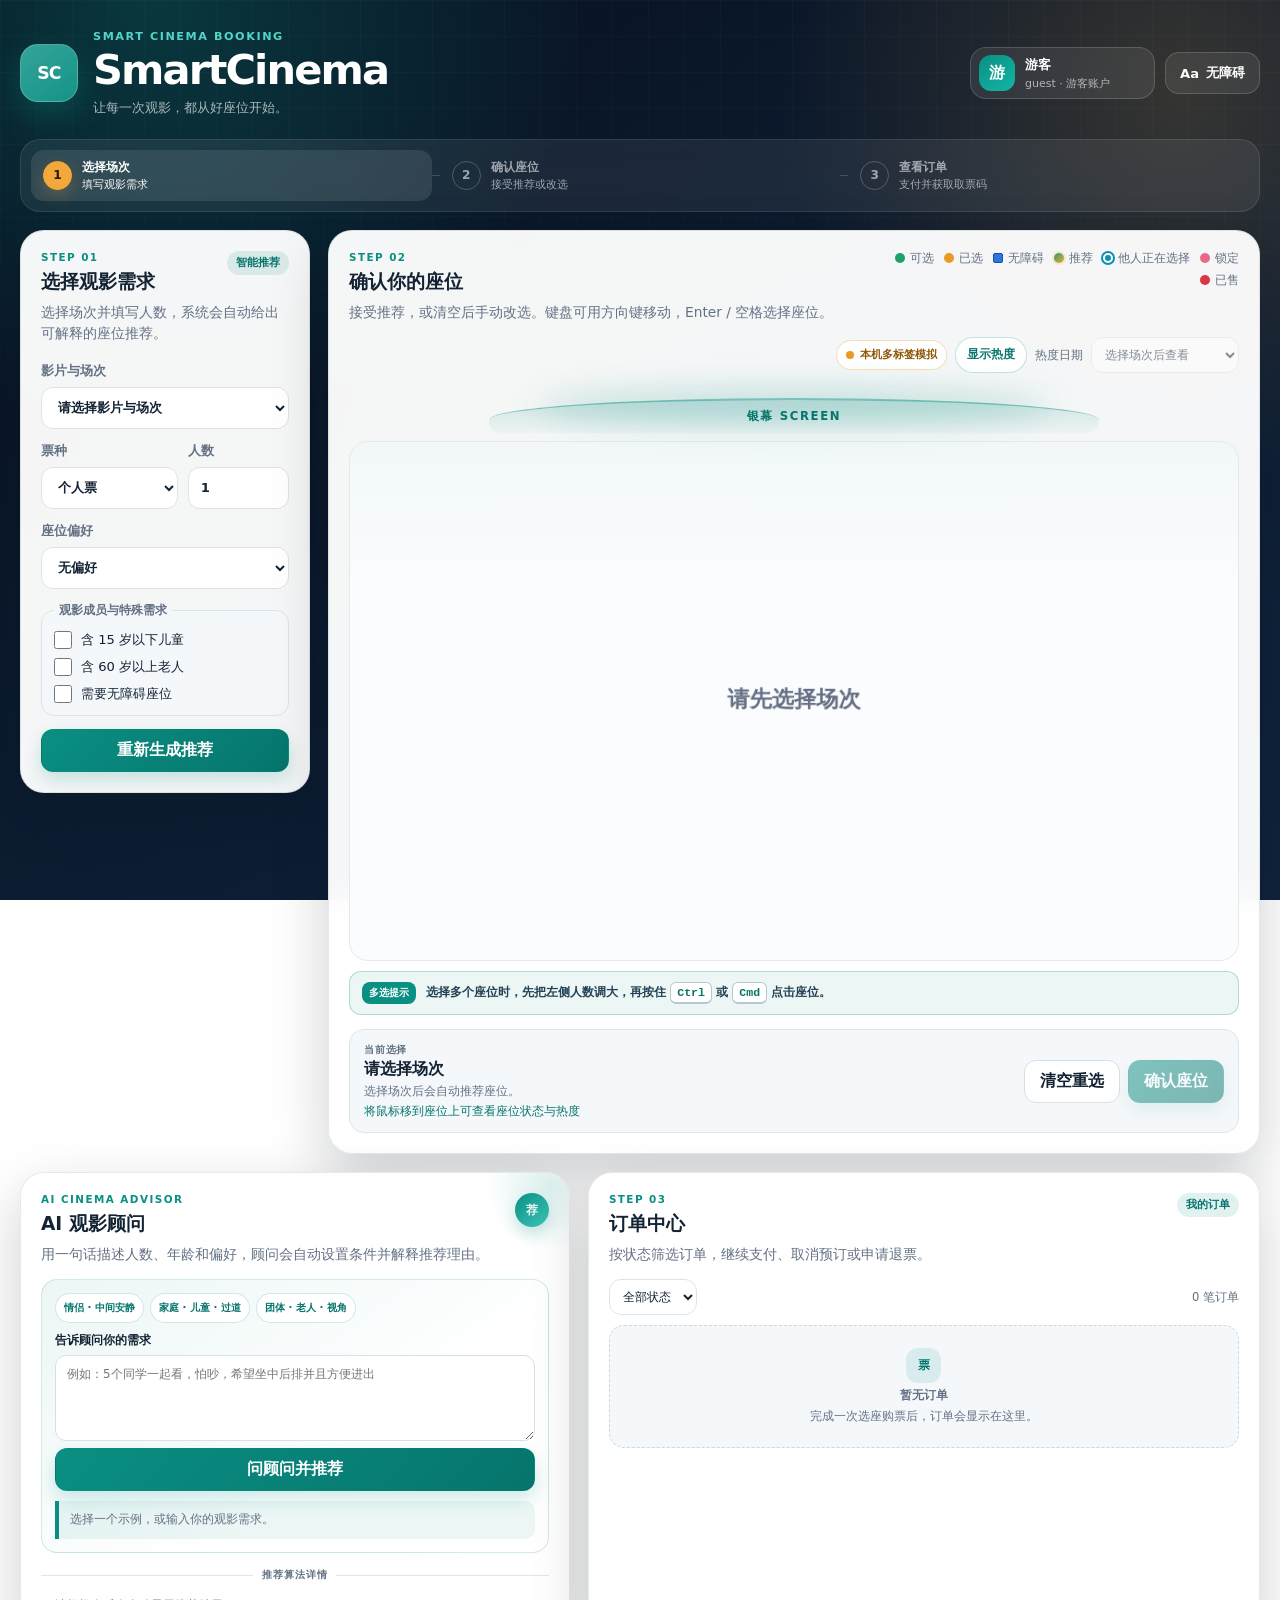
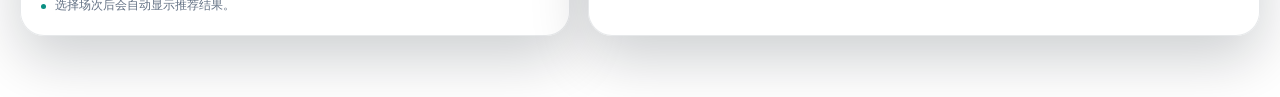
<file: 03_源码/index.html>
<!doctype html>
<html lang="zh-CN">
  <head>
    <meta charset="UTF-8" />
    <meta name="viewport" content="width=device-width, initial-scale=1.0" />
    <meta
      name="description"
      content="SmartCinema 智能影院选座系统：三步完成场次推荐、智能选座与模拟购票。"
    />
    <meta name="theme-color" content="#08111f" />
    <title>SmartCinema · 智能影院选座</title>
    <link rel="icon" href="data:image/svg+xml,%3Csvg xmlns='http://www.w3.org/2000/svg' viewBox='0 0 64 64'%3E%3Crect width='64' height='64' rx='14' fill='%230a8f83'/%3E%3Ctext x='32' y='40' text-anchor='middle' font-size='24' font-family='Arial' font-weight='700' fill='white'%3ESC%3C/text%3E%3C/svg%3E" />
    <link rel="stylesheet" href="./css/style.css?v=admin-satisfaction-1" />
  </head>
  <body>
    <a class="skip-link" href="#booking-workspace">跳到购票区</a>

    <div class="app-shell">
      <header class="topbar">
        <div class="brand-lockup">
          <span class="brand-mark" aria-hidden="true">SC</span>
          <div>
            <p class="eyebrow">SMART CINEMA BOOKING</p>
            <h1>SmartCinema</h1>
            <p class="brand-subtitle">让每一次观影，都从好座位开始。</p>
          </div>
        </div>

        <div class="topbar-actions">
          <button
            id="admin-comparison-button"
            class="utility-button"
            type="button"
            aria-haspopup="dialog"
            aria-controls="admin-comparison-dialog"
            hidden
          >
            <span aria-hidden="true">▦</span>
            全部场次
          </button>
          <button
            id="user-summary"
            class="user-summary"
            type="button"
            aria-haspopup="dialog"
            aria-controls="auth-dialog"
            aria-label="打开账号中心"
          >
            <span class="user-avatar" aria-hidden="true">?</span>
            <span class="user-summary-copy">
              <strong>正在载入</strong>
              <span>账号中心</span>
            </span>
          </button>
          <button
            id="accessibility-mode-button"
            class="utility-button"
            type="button"
            aria-haspopup="dialog"
            aria-controls="accessibility-dialog"
            aria-pressed="false"
          >
            <span aria-hidden="true">Aa</span>
            无障碍
          </button>
        </div>
      </header>

      <nav class="booking-progress" aria-label="购票进度">
        <ol>
          <li id="progress-step-1" class="is-current" aria-current="step">
            <span>1</span>
            <div><strong>选择场次</strong><small>填写观影需求</small></div>
          </li>
          <li id="progress-step-2">
            <span>2</span>
            <div><strong>确认座位</strong><small>接受推荐或改选</small></div>
          </li>
          <li id="progress-step-3">
            <span>3</span>
            <div><strong>查看订单</strong><small>支付并获取取票码</small></div>
          </li>
        </ol>
      </nav>

      <main id="booking-workspace" class="page-grid" tabindex="-1">
        <section class="panel form-panel" aria-labelledby="conditions-title">
          <div id="customer-booking-panel">
            <div class="panel-title-row">
              <div>
                <p class="panel-kicker">STEP 01</p>
                <h2 id="conditions-title">选择观影需求</h2>
              </div>
              <span class="live-badge">智能推荐</span>
            </div>
            <p class="panel-note">选择场次并填写人数，系统会自动给出可解释的座位推荐。</p>

            <form id="ticket-form" class="ticket-form">
            <label for="schedule-select">
              <span>影片与场次</span>
              <select id="schedule-select" required></select>
            </label>
            <div class="form-row">
              <label for="ticket-type">
                <span>票种</span>
                <select id="ticket-type">
                  <option value="single">个人票</option>
                  <option value="couple">情侣票</option>
                  <option value="family">家庭票</option>
                  <option value="group">团体票</option>
                </select>
              </label>
              <label for="people-count">
                <span>人数</span>
                <input id="people-count" type="number" min="1" max="20" value="1" inputmode="numeric" />
              </label>
            </div>
            <label for="preference">
              <span>座位偏好</span>
              <select id="preference">
                <option value="none">无偏好</option>
                <option value="center">中间区域优先</option>
                <option value="back">后排优先</option>
                <option value="aisle">靠过道优先</option>
              </select>
            </label>
            <fieldset class="checkbox-group">
              <legend>观影成员与特殊需求</legend>
              <label class="checkbox-line" for="has-teen">
                <input id="has-teen" type="checkbox" />
                <span>含 15 岁以下儿童</span>
              </label>
              <label class="checkbox-line" for="has-senior">
                <input id="has-senior" type="checkbox" />
                <span>含 60 岁以上老人</span>
              </label>
              <label class="checkbox-line" for="need-accessibility">
                <input id="need-accessibility" type="checkbox" />
                <span>需要无障碍座位</span>
              </label>
            </fieldset>
            <button id="apply-recommendation" class="primary-button recommendation-action" type="button">
              重新生成推荐
            </button>
            </form>
          </div>

          <div id="admin-schedule-panel" hidden>
            <div class="panel-title-row">
              <div>
                <p class="panel-kicker">SHOWTIME CONTROL</p>
                <h2 id="admin-schedule-title">场次运营</h2>
              </div>
              <span class="live-badge">管理员</span>
            </div>
            <p class="panel-note">切换场次查看实时座位库存与订单；座位图在管理员模式下仅供查看。</p>
            <label class="admin-schedule-picker" for="admin-schedule-select">
              <span>当前场次</span>
              <select id="admin-schedule-select"></select>
            </label>
            <div id="admin-schedule-details" class="admin-schedule-details"></div>
            <div id="admin-schedule-metrics" class="admin-metric-grid" aria-live="polite"></div>
          </div>
        </section>

        <section class="panel seat-panel" aria-labelledby="seat-map-title">
          <div class="panel-head">
            <div>
              <p id="seat-panel-kicker" class="panel-kicker">STEP 02</p>
              <h2 id="seat-map-title">确认你的座位</h2>
              <p id="seat-map-note" class="panel-note">
                接受推荐，或清空后手动改选。键盘可用方向键移动，Enter / 空格选择座位。
              </p>
            </div>
            <div class="legend" aria-label="座位状态图例">
              <span><i class="seat-dot available"></i>可选</span>
              <span><i class="seat-dot selected"></i>已选</span>
              <span><i class="seat-dot accessible"></i>无障碍</span>
              <span><i class="seat-dot recommended"></i>推荐</span>
              <span><i class="seat-dot remote"></i>他人正在选择</span>
              <span><i class="seat-dot reserved"></i>锁定</span>
              <span><i class="seat-dot sold"></i>已售</span>
            </div>
          </div>

          <div class="heat-toolbar">
            <div id="current-inventory" class="inventory-summary" hidden></div>
            <span id="realtime-status" class="realtime-status" data-state="connecting" role="status">
              <i aria-hidden="true"></i><span>多人同步连接中…</span>
            </span>
            <button id="heat-toggle" class="heat-toggle" type="button" aria-pressed="false">显示热度</button>
            <label for="heat-day-select">热度日期</label>
            <select id="heat-day-select" disabled>
              <option value="6">选择场次后查看</option>
            </select>
            <div class="heat-legend" aria-label="热度颜色图例" hidden>
              <span>热度</span>
              <span class="heat-legend-item" hidden><i class="seat-dot heat-hot"></i>热门</span>
              <span class="heat-legend-item" hidden><i class="seat-dot heat-medium"></i>一般</span>
              <span class="heat-legend-item" hidden><i class="seat-dot heat-cold"></i>冷门</span>
            </div>
          </div>

          <div class="screen-wrap" aria-hidden="true">
            <span class="screen-glow"></span>
            <div class="screen-label">银幕 SCREEN</div>
          </div>

          <div class="canvas-wrap">
            <canvas
              id="seat-canvas"
              width="960"
              height="560"
              tabindex="0"
              aria-label="影厅座位图。选择场次后可使用方向键移动，按 Enter 或空格选择。"
            ></canvas>
          </div>

          <div class="multi-select-hint" role="note" aria-label="多座位选择提示">
            <span class="hint-badge">多选提示</span>
            <span>选择多个座位时，先把左侧人数调大，再按住 <kbd>Ctrl</kbd> 或 <kbd>Cmd</kbd> 点击座位。</span>
          </div>

          <div class="selection-bar" aria-live="polite">
            <div class="selection-copy">
              <span class="selection-label">当前选择</span>
              <strong id="selection-text">请选择场次</strong>
              <p id="selection-feedback" class="selection-feedback">选择场次后会自动推荐座位。</p>
              <p id="hover-seat" class="hover-seat">将鼠标移到座位上可查看座位状态与热度</p>
            </div>
            <div class="selection-actions">
              <button id="clear-selection" class="secondary-button" type="button">清空重选</button>
              <button id="submit-selection" class="primary-button" type="button" disabled>确认座位</button>
              <button id="restart-booking" class="secondary-button" type="button" hidden>重新订票</button>
            </div>
          </div>
        </section>

        <aside class="side-panel" aria-label="推荐与订单信息">
          <section class="panel recommendation-panel" aria-labelledby="recommendation-title">
            <div class="panel-title-row">
              <div>
                <p class="panel-kicker">AI CINEMA ADVISOR</p>
                <h2 id="recommendation-title">AI 观影顾问</h2>
              </div>
              <span class="score-orbit" aria-hidden="true">荐</span>
            </div>
            <p class="panel-note">用一句话描述人数、年龄和偏好，顾问会自动设置条件并解释推荐理由。</p>

            <div class="advisor-shell">
              <div class="advisor-prompts" aria-label="顾问问题示例">
                <button type="button" data-advisor-prompt="我们两个人约会，想坐中间，比较怕吵">情侣 · 中间安静</button>
                <button type="button" data-advisor-prompt="一家四口，有孩子，希望靠过道方便进出">家庭 · 儿童 · 过道</button>
                <button type="button" data-advisor-prompt="8人团体，有老人，希望视角好一些">团体 · 老人 · 视角</button>
              </div>
              <form id="advisor-form" class="advisor-form">
                <label for="advisor-question">告诉顾问你的需求</label>
                <textarea
                  id="advisor-question"
                  rows="3"
                  maxlength="180"
                  placeholder="例如：5个同学一起看，怕吵，希望坐中后排并且方便进出"
                  required
                ></textarea>
                <button class="primary-button advisor-submit" type="submit">问顾问并推荐</button>
              </form>
              <div id="advisor-answer" class="advisor-answer" aria-live="polite">
                <p>选择一个示例，或输入你的观影需求。</p>
              </div>
            </div>

            <div class="recommendation-divider"><span>推荐算法详情</span></div>
            <ul class="result-list" id="recommendation-list"></ul>
          </section>

          <section class="panel orders-panel" aria-labelledby="orders-title">
            <div class="panel-title-row">
              <div>
                <p id="orders-panel-kicker" class="panel-kicker">STEP 03</p>
                <h2 id="orders-title">订单中心</h2>
              </div>
              <span id="order-scope-badge" class="scope-badge">我的订单</span>
            </div>
            <p id="orders-note" class="panel-note">按状态筛选订单，继续支付、取消预订或申请退票。</p>

            <div class="order-toolbar">
              <label for="order-status-filter">
                <span class="visually-hidden">筛选订单状态</span>
                <select id="order-status-filter">
                  <option value="">全部状态</option>
                  <option value="booked">待支付</option>
                  <option value="purchased">已支付</option>
                  <option value="cancelled">已取消</option>
                  <option value="refunded">已退票</option>
                </select>
              </label>
              <span id="order-count" class="order-count" aria-live="polite">0 笔订单</span>
            </div>

            <div id="order-list" class="order-center"></div>
            <nav id="order-pagination" class="order-pagination" aria-label="订单分页" hidden>
              <button id="order-page-previous" class="icon-button" type="button" aria-label="上一页">←</button>
              <span id="order-page-status">第 1 / 1 页</span>
              <button id="order-page-next" class="icon-button" type="button" aria-label="下一页">→</button>
            </nav>
          </section>
        </aside>
      </main>

      <footer class="site-footer">
        <span>SmartCinema · 清华大学《Web 前端技术实训》课程项目</span>
        <span>本系统仅模拟支付，不会产生真实交易</span>
      </footer>
    </div>

    <dialog id="admin-comparison-dialog" class="app-dialog admin-comparison-dialog" aria-labelledby="admin-comparison-title">
      <div class="dialog-card">
        <div class="dialog-head">
          <div>
            <p class="eyebrow">SHOWTIME COMPARISON</p>
            <h2 id="admin-comparison-title">全部场次比较</h2>
          </div>
          <button class="dialog-close icon-button" type="button" data-close-dialog="admin-comparison-dialog" aria-label="关闭场次比较">×</button>
        </div>
        <p class="panel-note">上座率与估算票房按当前座位状态计算，仅用于课程项目的运营演示。</p>
        <div id="admin-comparison-summary" class="admin-comparison-summary"></div>
        <div class="admin-comparison-table-wrap">
          <table class="admin-comparison-table">
            <thead>
              <tr>
                <th scope="col">场次</th>
                <th scope="col">影厅</th>
                <th scope="col">已售 / 座位</th>
                <th scope="col">上座率</th>
                <th scope="col">订单</th>
                <th scope="col">观众满意度</th>
                <th scope="col">估算票房</th>
                <th scope="col"><span class="visually-hidden">操作</span></th>
              </tr>
            </thead>
            <tbody id="admin-comparison-body"></tbody>
          </table>
        </div>
      </div>
    </dialog>

    <dialog id="payment-dialog" class="app-dialog" aria-labelledby="payment-dialog-title">
      <div class="dialog-card payment-dialog-card">
        <p class="eyebrow">ORDER PAYMENT</p>
        <h2 id="payment-dialog-title">确认模拟支付</h2>
        <div id="payment-summary" class="payment-summary"></div>
        <p class="panel-note">
          座位已锁定 15 分钟。暂不支付不会取消订单，可稍后从订单中心继续处理。
        </p>
        <div class="dialog-actions">
          <button id="defer-payment" class="secondary-button" type="button">稍后支付</button>
          <button id="confirm-payment" class="primary-button" type="button">确认支付</button>
        </div>
      </div>
    </dialog>

    <dialog id="rating-dialog" class="app-dialog" aria-labelledby="rating-dialog-title">
      <div class="dialog-card rating-dialog-card">
        <div class="dialog-head">
          <div>
            <p class="eyebrow">VIEWING RATING</p>
            <h2 id="rating-dialog-title">观影体验评分</h2>
          </div>
          <button class="dialog-close icon-button" type="button" data-close-dialog="rating-dialog" aria-label="关闭观影评分">×</button>
        </div>
        <div id="rating-summary" class="payment-summary rating-summary"></div>
        <form id="rating-form" class="rating-form">
          <label for="rating-value">
            <span>观众手动评分</span>
            <select id="rating-value" name="ratingValue" required>
              <option value="5">5 分 · 很满意</option>
              <option value="4">4 分 · 满意</option>
              <option value="3">3 分 · 一般</option>
              <option value="2">2 分 · 不太满意</option>
              <option value="1">1 分 · 不满意</option>
            </select>
          </label>
          <label for="rating-comment">
            <span>简短原因</span>
            <textarea id="rating-comment" name="comment" rows="3" maxlength="120" placeholder="例如：视线清楚，旁边空位多。"></textarea>
          </label>
          <p class="panel-note">
            综合结果 = 系统观影体验评分 70% + 观众手动评分折算值 30%。
          </p>
          <div class="dialog-actions">
            <button class="secondary-button" type="button" data-close-dialog="rating-dialog">取消</button>
            <button class="primary-button" type="submit">保存评分</button>
          </div>
        </form>
      </div>
    </dialog>

    <dialog id="auth-dialog" class="app-dialog auth-dialog" aria-labelledby="auth-dialog-title">
      <div class="dialog-card">
        <div class="dialog-head">
          <div>
            <p class="eyebrow">ACCOUNT CENTER</p>
            <h2 id="auth-dialog-title">账号中心</h2>
          </div>
          <button class="dialog-close icon-button" type="button" data-close-dialog="auth-dialog" aria-label="关闭账号中心">×</button>
        </div>

        <div class="auth-current">
          <span id="auth-current-avatar" class="user-avatar" aria-hidden="true">?</span>
          <div>
            <strong id="auth-current-name">游客</strong>
            <span id="auth-current-role">当前使用游客模式</span>
          </div>
          <button id="logout-button" class="text-button" type="button">退出到游客</button>
        </div>

        <div class="auth-tabs" role="tablist" aria-label="登录或注册">
          <button id="login-tab" role="tab" type="button" aria-selected="true" aria-controls="login-panel">登录</button>
          <button id="register-tab" role="tab" type="button" aria-selected="false" aria-controls="register-panel">注册</button>
        </div>

        <section id="login-panel" class="auth-panel" role="tabpanel" aria-labelledby="login-tab">
          <form id="login-form" class="auth-form">
            <label for="login-username">
              <span>用户名</span>
              <input id="login-username" name="username" autocomplete="username" required />
            </label>
            <label for="login-password">
              <span>密码</span>
              <input id="login-password" name="password" type="password" autocomplete="current-password" required />
            </label>
            <button class="primary-button" type="submit">登录并继续购票</button>
          </form>
          <div class="demo-accounts" aria-label="演示账号">
            <span>演示账号</span>
            <button type="button" data-demo-username="testuser" data-demo-password="123456">普通用户</button>
            <button type="button" data-demo-username="admin" data-demo-password="admin123">管理员</button>
          </div>
        </section>

        <section id="register-panel" class="auth-panel" role="tabpanel" aria-labelledby="register-tab" hidden>
          <form id="register-form" class="auth-form">
            <label for="register-username">
              <span>用户名</span>
              <input id="register-username" name="username" minlength="3" maxlength="24" autocomplete="username" required />
            </label>
            <label for="register-password">
              <span>密码</span>
              <input id="register-password" name="password" type="password" minlength="6" autocomplete="new-password" required />
            </label>
            <label for="register-password-confirm">
              <span>确认密码</span>
              <input id="register-password-confirm" name="password-confirm" type="password" minlength="6" autocomplete="new-password" required />
            </label>
            <button class="primary-button" type="submit">创建账号</button>
          </form>
        </section>

        <p id="auth-feedback" class="dialog-feedback" aria-live="polite">
          也可以关闭窗口，继续使用游客模式体验完整流程。
        </p>
      </div>
    </dialog>

    <dialog
      id="accessibility-dialog"
      class="app-dialog accessibility-dialog"
      aria-labelledby="accessibility-dialog-title"
    >
      <div class="dialog-card">
        <div class="dialog-head">
          <div>
            <p class="eyebrow">ACCESSIBILITY</p>
            <h2 id="accessibility-dialog-title">无障碍与显示设置</h2>
          </div>
          <button
            class="dialog-close icon-button"
            type="button"
            data-close-dialog="accessibility-dialog"
            aria-label="关闭无障碍设置"
          >×</button>
        </div>
        <p class="panel-note">设置会保存在当前账号，下次打开时自动恢复。</p>

        <form id="accessibility-form" class="accessibility-form">
          <div class="accessibility-options">
            <label class="switch-line switch-line-master" for="accessibility-master">
              <span>
                <strong>无障碍购票辅助</strong>
                <small>自动选择后排偏好，并优先推荐无障碍座位</small>
              </span>
              <input id="accessibility-master" type="checkbox" role="switch" />
            </label>
            <label class="switch-line" for="large-text-setting">
              <span><strong>大字体</strong><small>放大正文、表单和操作按钮</small></span>
              <input id="large-text-setting" type="checkbox" role="switch" />
            </label>
            <label class="switch-line" for="high-contrast-setting">
              <span><strong>高对比度</strong><small>强化文字、边框和焦点状态</small></span>
              <input id="high-contrast-setting" type="checkbox" role="switch" />
            </label>
            <label class="switch-line" for="color-blind-setting">
              <span><strong>色盲友好配色</strong><small>使用蓝、橙与图形标记区分座位</small></span>
              <input id="color-blind-setting" type="checkbox" role="switch" />
            </label>
            <label class="switch-line" for="reduce-motion-setting">
              <span><strong>减少动画</strong><small>关闭推荐座位脉冲和界面过渡</small></span>
              <input id="reduce-motion-setting" type="checkbox" role="switch" />
            </label>
            <label class="switch-line" for="voice-prompt-setting">
              <span><strong>语音提示</strong><small>朗读重要的选座与订单结果（浏览器支持时）</small></span>
              <input id="voice-prompt-setting" type="checkbox" role="switch" />
            </label>
            <label class="personalization-line" for="theme-setting">
              <span><strong>个性化界面主题</strong><small>选择影院主色与背景氛围</small></span>
              <select id="theme-setting">
                <option value="ocean">午夜青</option>
                <option value="violet">星河紫</option>
                <option value="gold">暖金幕</option>
              </select>
            </label>
          </div>
          <p
            id="accessibility-feedback"
            class="dialog-feedback"
            data-type="info"
            role="status"
            aria-live="polite"
            hidden
          ></p>
          <div class="dialog-actions">
            <button id="reset-accessibility" class="secondary-button" type="button">恢复默认</button>
            <button class="primary-button" type="submit">保存设置</button>
          </div>
        </form>
      </div>
    </dialog>

    <div id="app-announcer" class="visually-hidden" aria-live="assertive" aria-atomic="true"></div>

    <script type="module" src="./js/app.js?v=admin-satisfaction-1"></script>
  </body>
</html>
</file>
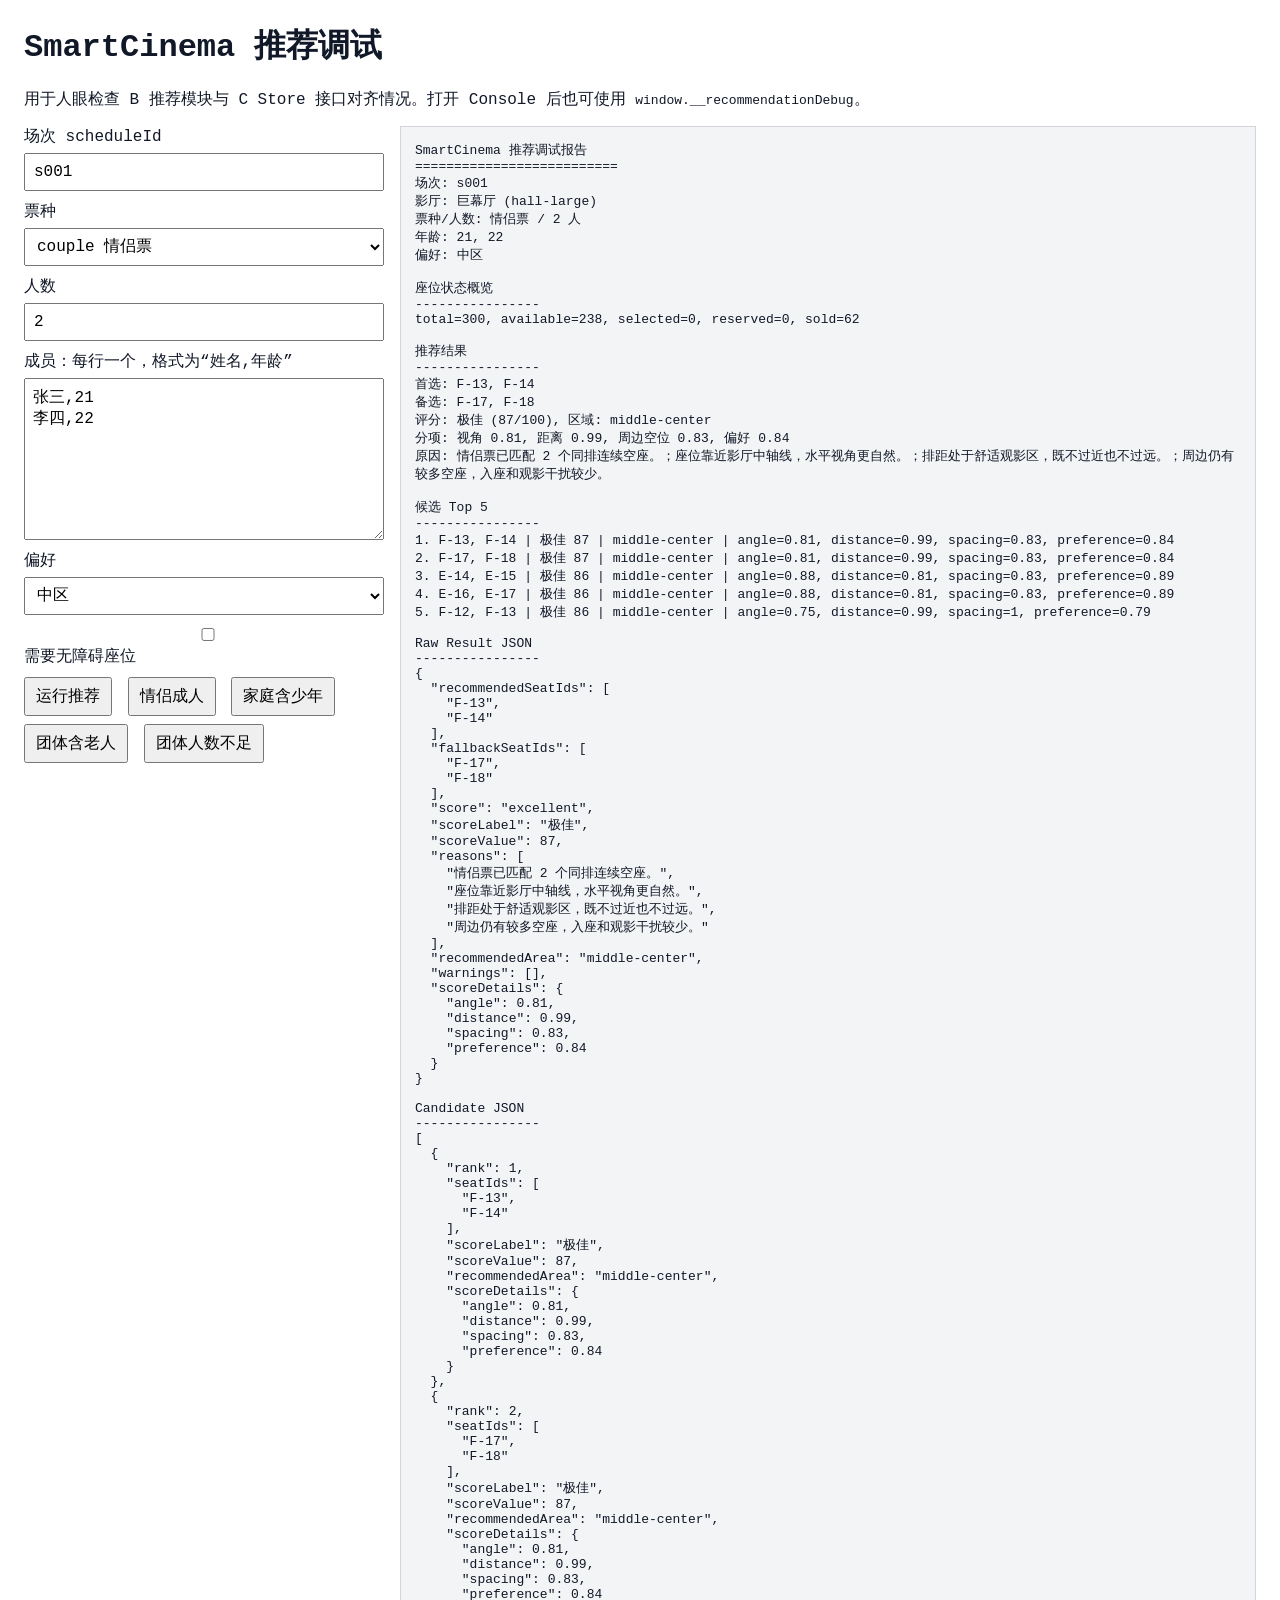
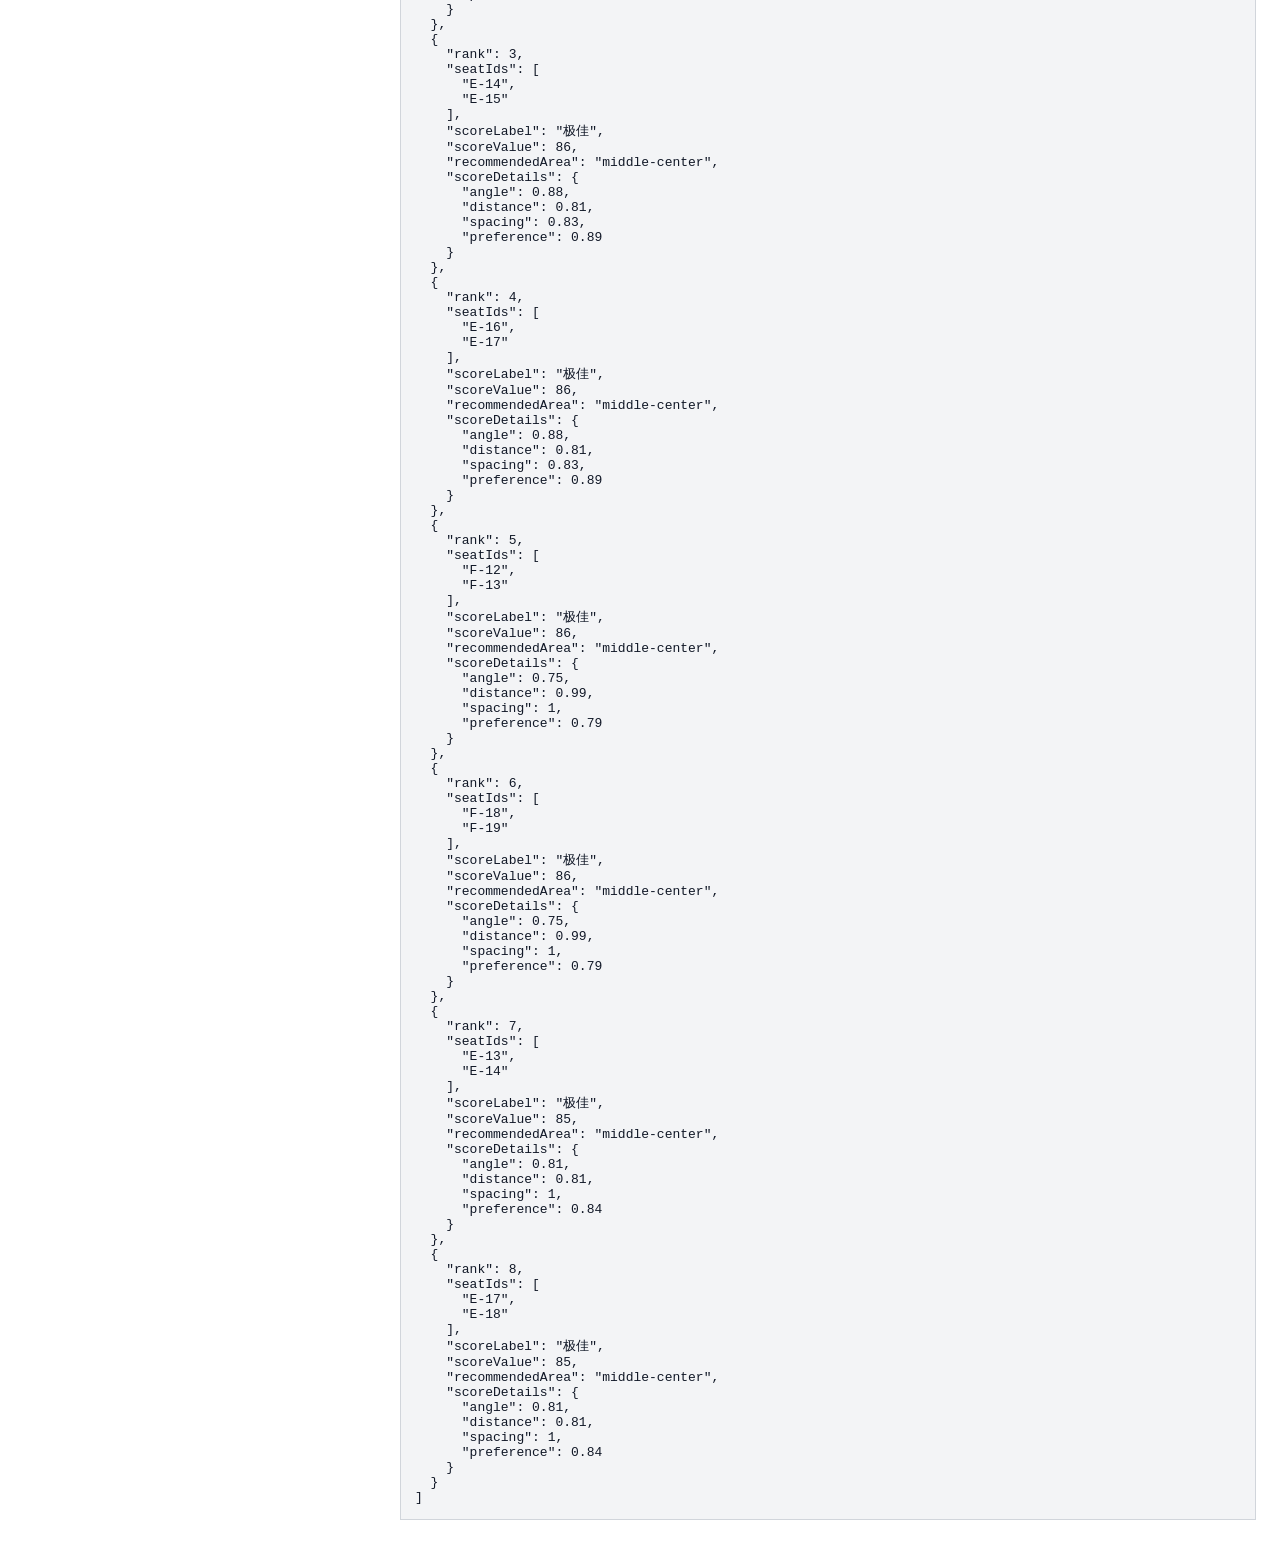
<file: 03_源码/debug-recommendation.html>
<!doctype html>
<html lang="zh-CN">
  <head>
    <meta charset="UTF-8" />
    <meta name="viewport" content="width=device-width, initial-scale=1.0" />
    <title>SmartCinema 推荐调试</title>
    <style>
      body {
        margin: 24px;
        color: #111827;
        font-family: Consolas, "Microsoft YaHei", monospace;
      }

      textarea,
      input,
      select,
      button {
        font: inherit;
      }

      .grid {
        display: grid;
        grid-template-columns: 360px 1fr;
        gap: 16px;
      }

      label {
        display: grid;
        gap: 6px;
        margin-bottom: 10px;
      }

      textarea,
      input,
      select {
        width: 100%;
        box-sizing: border-box;
        padding: 8px;
      }

      button {
        margin: 0 6px 8px 0;
        padding: 7px 10px;
      }

      pre {
        min-height: 620px;
        margin: 0;
        padding: 14px;
        overflow: auto;
        background: #f3f4f6;
        border: 1px solid #d1d5db;
        white-space: pre-wrap;
      }

      @media (max-width: 900px) {
        .grid {
          grid-template-columns: 1fr;
        }
      }
    </style>
  </head>
  <body>
    <h1>SmartCinema 推荐调试</h1>
    <p>用于人眼检查 B 推荐模块与 C Store 接口对齐情况。打开 Console 后也可使用 <code>window.__recommendationDebug</code>。</p>

    <div class="grid">
      <section>
        <label>
          场次 scheduleId
          <input id="schedule-id" value="s001" />
        </label>

        <label>
          票种
          <select id="ticket-type">
            <option value="single">single 个人票</option>
            <option value="couple" selected>couple 情侣票</option>
            <option value="family">family 家庭票</option>
            <option value="group">group 团体票</option>
          </select>
        </label>

        <label>
          人数
          <input id="people-count" type="number" min="1" max="20" value="2" />
        </label>

        <label>
          成员：每行一个，格式为“姓名,年龄”
          <textarea id="passengers" rows="8">张三,21
李四,22</textarea>
        </label>

        <label>
          偏好
          <select id="preference">
            <option value="center" selected>中区</option>
            <option value="back">中后排</option>
            <option value="aisle">靠过道</option>
          </select>
        </label>

        <label>
          <span><input id="accessibility" type="checkbox" /> 需要无障碍座位</span>
        </label>

        <button id="run" type="button">运行推荐</button>
        <button data-case="couple" type="button">情侣成人</button>
        <button data-case="familyTeen" type="button">家庭含少年</button>
        <button data-case="groupSenior" type="button">团体含老人</button>
        <button data-case="groupTooSmall" type="button">团体人数不足</button>
      </section>

      <pre id="output">点击“运行推荐”查看文本报告。</pre>
    </div>

    <script type="module">
      import { store } from "./js/store.js?v=guest-1";
      import { debugRecommendation } from "./js/recommendation.js?v=guest-1";

      store.initStore();

      const scheduleIdInput = document.querySelector("#schedule-id");
      const ticketTypeSelect = document.querySelector("#ticket-type");
      const peopleCountInput = document.querySelector("#people-count");
      const passengersInput = document.querySelector("#passengers");
      const preferenceSelect = document.querySelector("#preference");
      const accessibilityInput = document.querySelector("#accessibility");
      const output = document.querySelector("#output");

      const cases = {
        couple: {
          ticketType: "couple",
          peopleCount: 2,
          passengers: "张三,21\n李四,22",
          preference: "center",
        },
        familyTeen: {
          ticketType: "family",
          peopleCount: 3,
          passengers: "爸爸,40\n妈妈,38\n孩子,12",
          preference: "back",
        },
        groupSenior: {
          ticketType: "group",
          peopleCount: 6,
          passengers: "老人,65\n成员2,30\n成员3,31\n成员4,32\n成员5,33\n成员6,34",
          preference: "back",
        },
        groupTooSmall: {
          ticketType: "group",
          peopleCount: 3,
          passengers: "成员1,20\n成员2,21\n成员3,22",
          preference: "center",
        },
      };

      document.querySelector("#run").addEventListener("click", run);

      document.querySelectorAll("[data-case]").forEach((button) => {
        button.addEventListener("click", () => {
          fillCase(cases[button.dataset.case]);
          run();
        });
      });

      function run() {
        const scheduleId = scheduleIdInput.value.trim() || "s001";
        const schedule = store.getScheduleById(scheduleId);
        const hall = schedule ? store.getHallById(schedule.hallId) : store.getHalls()[0];
        const seatState = schedule ? store.getSeatStateBySchedule(schedule.scheduleId) : [];
        const report = debugRecommendation(readInput(schedule), { hall, seatState, schedule });

        output.textContent = `${report.text}\n\nRaw Result JSON\n----------------\n${JSON.stringify(
          report.result,
          null,
          2,
        )}\n\nCandidate JSON\n----------------\n${JSON.stringify(report.candidates, null, 2)}`;
      }

      function readInput(schedule) {
        const preference = preferenceSelect.value;

        return {
          ticketType: ticketTypeSelect.value,
          peopleCount: Number(peopleCountInput.value),
          selectedScheduleId: schedule?.scheduleId,
          selectedMovieId: schedule?.movieId,
          passengers: parsePassengers(passengersInput.value),
          needAccessibility: accessibilityInput.checked,
          preferences: {
            preferCenter: preference === "center",
            preferBack: preference === "back",
            preferAisle: preference === "aisle",
            accessibilityNeeded: accessibilityInput.checked,
          },
        };
      }

      function fillCase(caseData) {
        ticketTypeSelect.value = caseData.ticketType;
        peopleCountInput.value = caseData.peopleCount;
        passengersInput.value = caseData.passengers;
        preferenceSelect.value = caseData.preference;
        accessibilityInput.checked = false;
      }

      function parsePassengers(rawText) {
        return rawText
          .split(/\r?\n/)
          .map((line) => line.trim())
          .filter(Boolean)
          .map((line, index) => {
            const [namePart, agePart] = line.split(/[,，\s]+/);

            return {
              name: namePart || `成员${index + 1}`,
              age: Number(agePart),
            };
          })
          .filter((passenger) => Number.isFinite(passenger.age));
      }

      window.__recommendationDebug = {
        store,
        debugRecommendation,
        run,
      };

      run();
    </script>
  </body>
</html>
</file>
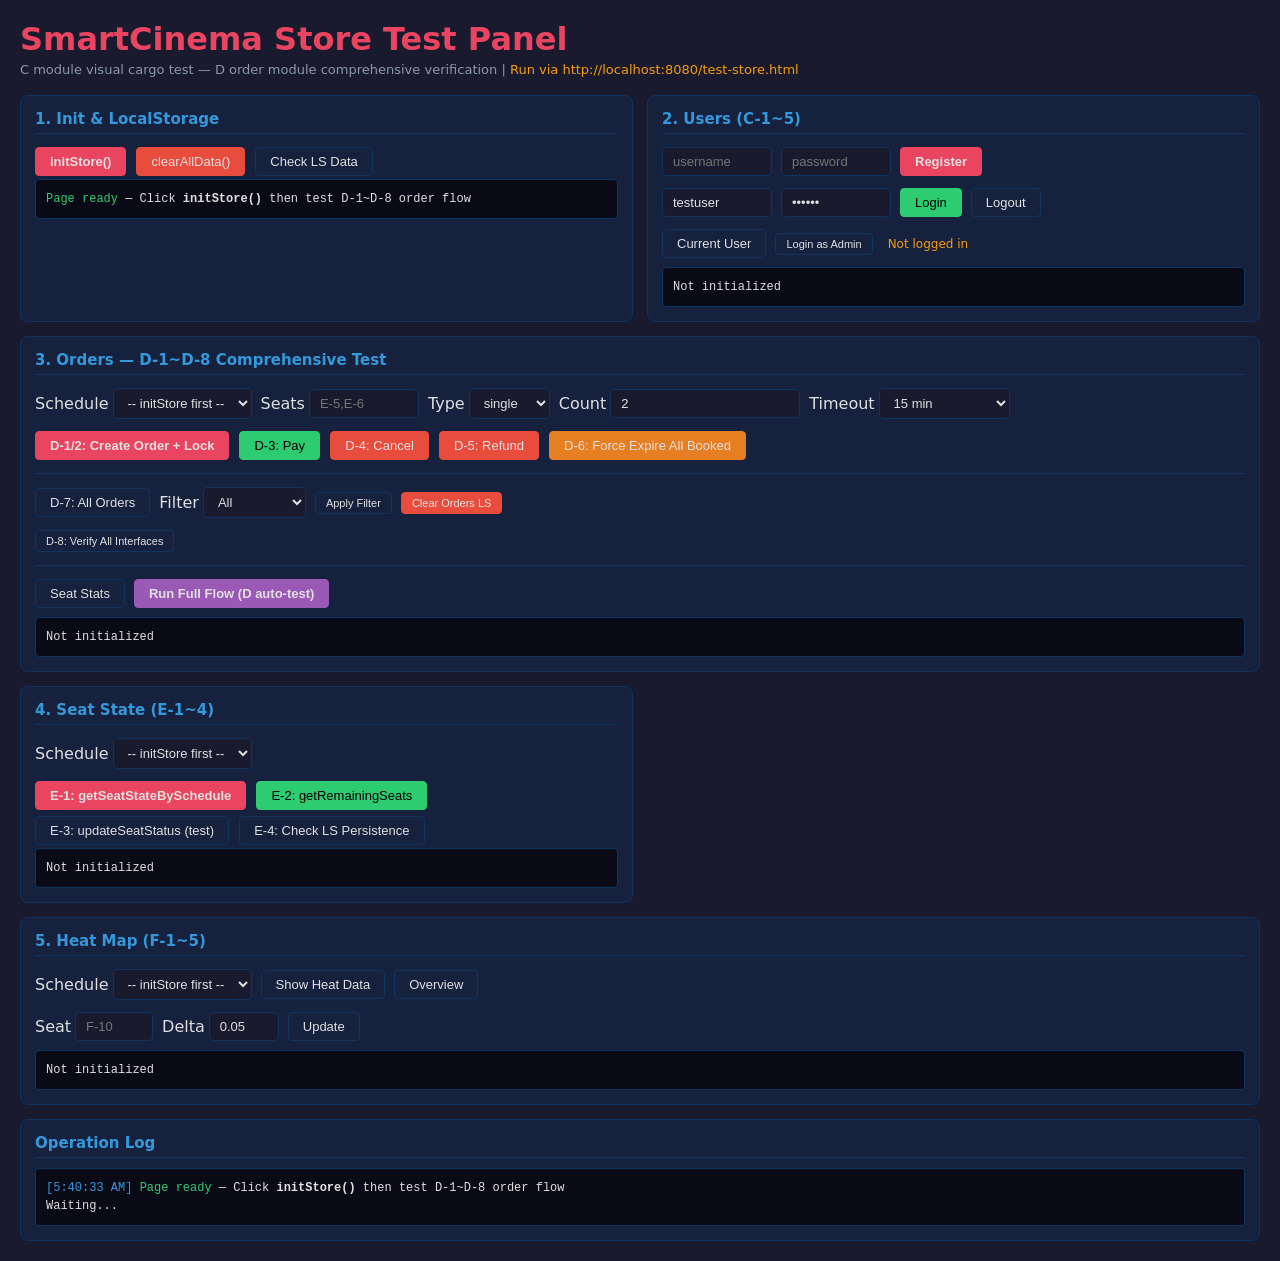
<file: 03_源码/test-store.html>
<!doctype html>
<html lang="zh-CN">
<head>
<meta charset="UTF-8"/>
<meta name="viewport" content="width=device-width, initial-scale=1.0"/>
<title>Store Test Panel — C Module Visual Cargo Test</title>
<style>
:root { --bg: #1a1a2e; --panel: #16213e; --border: #0f3460; --text: #e0e0e0; --muted: #8899aa; --green: #2ecc71; --red: #e74c3c; --yellow: #f39c12; --blue: #3498db; --accent: #e94560; }
* { box-sizing: border-box; margin: 0; padding: 0; }
body { font-family: Segoe UI, system-ui, sans-serif; background: var(--bg); color: var(--text); padding: 20px; }
h1 { color: var(--accent); margin-bottom: 4px; }
.sub { color: var(--muted); font-size: 13px; margin-bottom: 18px; }
.grid { display: grid; grid-template-columns: 1fr 1fr; gap: 14px; max-width: 1400px; }
.panel { background: var(--panel); border: 1px solid var(--border); border-radius: 8px; padding: 14px; }
.panel h2 { font-size: 15px; color: var(--blue); margin-bottom: 10px; border-bottom: 1px solid var(--border); padding-bottom: 5px; }
.full { grid-column: 1 / -1; }
button { padding: 6px 14px; border: 1px solid var(--border); border-radius: 4px; background: var(--panel); color: var(--text); cursor: pointer; font-size: 13px; margin: 3px 5px 3px 0; transition: background .15s; }
button:hover { background: var(--border); }
button.primary { background: var(--accent); border-color: var(--accent); font-weight: bold; }
button.danger { background: var(--red); border-color: var(--red); }
button.green { background: var(--green); border-color: var(--green); color: #000; }
button.small { padding: 4px 10px; font-size: 11px; }
input, select { padding: 6px 10px; border: 1px solid var(--border); border-radius: 4px; background: var(--bg); color: var(--text); font-size: 13px; margin: 3px 5px 3px 0; }
.log { background: #0a0a16; border: 1px solid var(--border); border-radius: 4px; padding: 10px; font-family: Consolas, Courier New, monospace; font-size: 12px; max-height: 300px; overflow-y: auto; white-space: pre-wrap; line-height: 1.5; }
.ok { color: var(--green); } .err { color: var(--red); } .warn { color: var(--yellow); } .info { color: var(--blue); }
.row { display: flex; flex-wrap: wrap; align-items: center; gap: 4px; margin-bottom: 6px; }
#current-badge { font-size: 12px; color: var(--muted); margin-left: 6px; }
hr { border: none; border-top: 1px solid var(--border); margin: 10px 0; }
.tag { display: inline-block; padding: 1px 6px; border-radius: 3px; font-size: 11px; margin-right: 3px; }
.tag-ok { background: #1a3a1a; color: var(--green); }
.tag-err { background: #3a1a1a; color: var(--red); }
.tag-warn { background: #3a2a0a; color: var(--yellow); }
</style>
</head>
<body>
<h1>SmartCinema Store Test Panel</h1>
<p class="sub">C module visual cargo test — D order module comprehensive verification | <span style="color:var(--yellow)">Run via http://localhost:8080/test-store.html</span></p>

<div class="grid">
  <!-- 1. Init -->
  <section class="panel">
    <h2>1. Init & LocalStorage</h2>
    <button class="primary" id="btn-init">initStore()</button>
    <button class="danger" id="btn-clear">clearAllData()</button>
    <button id="btn-checkls">Check LS Data</button>
    <div class="log" id="log-init">Click initStore() to begin...</div>
  </section>

  <!-- 2. Users -->
  <section class="panel">
    <h2>2. Users (C-1~5)</h2>
    <div class="row">
      <input id="reg-user" placeholder="username" size="10"/>
      <input id="reg-pass" placeholder="password" type="password" size="10"/>
      <button class="primary" id="btn-register">Register</button>
    </div>
    <div class="row">
      <input id="login-user" value="testuser" size="10"/>
      <input id="login-pass" value="123456" type="password" size="10"/>
      <button class="green" id="btn-login">Login</button>
      <button id="btn-logout">Logout</button>
    </div>
    <div class="row">
      <button id="btn-current">Current User</button>
      <button id="btn-admin-login" class="small">Login as Admin</button>
      <span id="current-badge"></span>
    </div>
    <div class="log" id="log-user">Not initialized</div>
  </section>

  <!-- 3. Orders (D-1~8) Enhanced -->
  <section class="panel full">
    <h2>3. Orders — D-1~D-8 Comprehensive Test</h2>
    <div class="row" style="flex-wrap:wrap">
      Schedule <select id="order-schedule"></select>
      Seats <input id="order-seats" placeholder="E-5,E-6" size="10"/>
      Type <select id="order-type"><option>single</option><option>couple</option><option>family</option><option>group</option></select>
      Count <input id="order-count" value="2" size="4" type="number" min="1"/>
      Timeout <select id="order-timeout"><option value="15">15 min</option><option value="0.1">6 sec (D-6 test)</option></select>
    </div>

    <!-- D-1~D-5 Core Actions -->
    <button class="primary" id="btn-createorder">D-1/2: Create Order + Lock</button>
    <button class="green" id="btn-payorder">D-3: Pay</button>
    <button class="danger" id="btn-cancelorder">D-4: Cancel</button>
    <button class="danger" id="btn-refundorder">D-5: Refund</button>

    <!-- D-6 Lock Timeout -->
    <button id="btn-forceexpire" style="background:#e67e22;border-color:#e67e22">D-6: Force Expire All Booked</button>

    <hr/>

    <!-- D-7 Order Query -->
    <div class="row">
      <button id="btn-orders">D-7: All Orders</button>
      Filter <select id="order-filter"><option value="">All</option><option value="booked">booked</option><option value="purchased">purchased</option><option value="cancelled">cancelled</option><option value="refunded">refunded</option></select>
      <button id="btn-orders-filtered" class="small">Apply Filter</button>
      <button id="btn-orders-clear" class="small danger">Clear Orders LS</button>
    </div>

    <!-- D-8 Interface Summary -->
    <button id="btn-d8-summary" class="small">D-8: Verify All Interfaces</button>

    <hr/>
    <div class="row">
      <button id="btn-seatstats">Seat Stats</button>
      <button id="btn-fullflow" style="background:#9b59b6;border-color:#9b59b6;font-weight:bold">Run Full Flow (D auto-test)</button>
    </div>
    <div class="log" id="log-order">Not initialized</div>
  </section>

  <!-- 4. Seat State (E-1~4) -->
  <section class="panel">
    <h2>4. Seat State (E-1~4)</h2>
    <div class="row">Schedule <select id="seat-schedule"></select></div>
    <button class="primary" id="btn-e1">E-1: getSeatStateBySchedule</button>
    <button class="green" id="btn-e2">E-2: getRemainingSeats</button>
    <button id="btn-e3">E-3: updateSeatStatus (test)</button>
    <button id="btn-e4">E-4: Check LS Persistence</button>
    <div class="log" id="log-seat">Not initialized</div>
  </section>

  <!-- 5. Heat -->
  <section class="panel full">
    <h2>5. Heat Map (F-1~5)</h2>
    <div class="row">
      Schedule <select id="heat-schedule"></select>
      <button id="btn-heatmap">Show Heat Data</button>
      <button id="btn-heatoverview">Overview</button>
    </div>
    <div class="row">
      Seat <input id="heat-seat" placeholder="F-10" size="6"/> Delta <input id="heat-delta" value="0.05" size="5"/>
      <button id="btn-updateheat">Update</button>
    </div>
    <div class="log" id="log-heat">Not initialized</div>
  </section>

  <!-- Log -->
  <section class="panel full">
    <h2>Operation Log</h2>
    <div class="log" id="log-all" style="max-height:180px">Waiting...</div>
  </section>
</div>

<script type="module">
import { store } from "./js/store.js";

// ===== Utils =====
function log(panelId, msg, cls) {
  const el = document.getElementById("log-" + panelId);
  if (el) el.innerHTML = msg;
  const allEl = document.getElementById("log-all");
  const time = new Date().toLocaleTimeString();
  allEl.innerHTML = '<span class="' + (cls||"") + '">[' + time + ']</span> ' + msg + '\n' + allEl.innerHTML;
  if (allEl.innerHTML.length > 8000) allEl.innerHTML = allEl.innerHTML.slice(0, 8000);
}

function updateBadge() {
  const u = store.getCurrentUser();
  const b = document.getElementById("current-badge");
  b.innerHTML = u
    ? '<span class="ok">' + u.username + ' (' + u.role + ')</span>'
    : '<span class="warn">Not logged in</span>';
}

    function populateSchedules() {
      const scheds = store.getSchedules();
      if (scheds.length === 0) {
        ["order-schedule","heat-schedule","seat-schedule"].forEach(function(id) {
          document.getElementById(id).innerHTML = "<option>-- initStore first --</option>";
        });
        return;
      }
  const opts = scheds.map(function(s) {
    const m = store.getMovieById(s.movieId);
    return '<option value="' + s.scheduleId + '">' + s.scheduleId + ' — ' + (m? m.title : "?") + ' (' + s.hallId + ' ' + s.date + ' ' + s.startTime + ')</option>';
  }).join("");
      document.getElementById("order-schedule").innerHTML = opts;
      document.getElementById("heat-schedule").innerHTML = opts;
      document.getElementById("seat-schedule").innerHTML = opts;
    }

function showOrders(filter) {
  const orders = store.getOrders(filter || {});
  const el = document.getElementById("log-order");
  if (orders.length === 0) { el.innerHTML = '<span class="warn">No orders</span>'; return; }
  const lines = orders.map(function(o) {
    const sched = store.getScheduleById(o.scheduleId);
    const movie = sched ? store.getMovieById(sched.movieId) : null;
    const sc = o.status === "purchased" ? "ok" : (o.status === "cancelled" || o.status === "refunded") ? "err" : "warn";
    const ps = o.paymentStatus === "paid" ? "tag-ok" : o.paymentStatus === "closed" ? "tag-err" : "tag-warn";
    const exp = o.expiresAt ? " | expires:" + new Date(o.expiresAt).toLocaleTimeString() : "";
    return '<span class="' + sc + '">[' + o.status + ']</span> <span class="tag ' + ps + '">' + o.paymentStatus + '</span> ' + o.orderId + ' | ' + (movie? movie.title : "?") + ' | seats:' + o.seatIds.join(",") + ' | $' + o.totalPrice + exp;
  });
  el.innerHTML = lines.join("\n");
}

// ===== 1. Init =====
document.getElementById("btn-init").addEventListener("click", function() {
  const r = store.initStore();
  populateSchedules();
  log("init", 'initStore() → isFirstRun: <span class="ok">' + r.isFirstRun + '</span>', "ok");
  log("init", 'Movies: <span class="ok">' + store.getMovies().length + '</span> | Schedules: <span class="ok">' + store.getSchedules().length + '</span> | Halls: <span class="ok">' + store.getHalls().length + '</span>', "info");
  const keys = store.getSchedules().map(function(s) { return s.scheduleId + ':' + store.getSeatStateBySchedule(s.scheduleId).length + ' seats'; }).join(" ");
  log("init", "SeatStates: " + keys, "info");
  updateBadge();
  showOrders();
});

document.getElementById("btn-clear").addEventListener("click", function() {
  if (confirm("Clear all LocalStorage data?")) {
    store.clearAllData();
    log("init", '<span class="warn">clearAllData() done</span>', "warn");
    updateBadge();
    document.getElementById("log-order").innerHTML = '<span class="warn">Data cleared</span>';
    document.getElementById("log-heat").innerHTML = '<span class="warn">Data cleared</span>';
  }
});

document.getElementById("btn-checkls").addEventListener("click", function() {
  const keys = ["smartcinema_users","smartcinema_movies","smartcinema_schedules","smartcinema_halls","smartcinema_orders","smartcinema_seat_state","smartcinema_current_user","smartcinema_heat_map"];
  const r = keys.map(function(k) {
    const raw = localStorage.getItem(k);
    if (!raw) return k + ': <span class="err">NOT FOUND</span>';
    try {
      const d = JSON.parse(raw);
      const len = Array.isArray(d) ? d.length + " items" : (typeof d === "object" ? Object.keys(d).length + " keys" : "?");
      return k + ': <span class="ok">' + len + '</span>';
    } catch(e) { return k + ': <span class="err">PARSE ERROR</span>'; }
  });
  log("init", r.join("\n"), "info");
});

// ===== 2. Users =====
document.getElementById("btn-register").addEventListener("click", function() {
  const u = document.getElementById("reg-user").value.trim();
  const p = document.getElementById("reg-pass").value;
  const r = store.register(u, p);
  log("user", 'register("' + u + '") → ' + (r.success
    ? '<span class="ok">SUCCESS: ' + r.message + ' (userId=' + r.user.userId + ')</span>'
    : '<span class="err">FAIL: ' + r.message + '</span>'), r.success ? "ok" : "err");
  updateBadge();
});

document.getElementById("btn-login").addEventListener("click", function() {
  const u = document.getElementById("login-user").value.trim() || "testuser";
  const p = document.getElementById("login-pass").value || "123456";
  const r = store.login(u, p);
  log("user", 'login("' + u + '") → ' + (r.success
    ? '<span class="ok">SUCCESS: ' + r.message + ' (role=' + r.user.role + ')</span>'
    : '<span class="err">FAIL: ' + r.message + '</span>'), r.success ? "ok" : "err");
  updateBadge();
});

document.getElementById("btn-admin-login").addEventListener("click", function() {
  const r = store.login("admin", "admin123");
  log("user", 'login("admin") → ' + (r.success
    ? '<span class="ok">SUCCESS: logged in as admin</span>'
    : '<span class="err">FAIL: ' + r.message + '</span>'), r.success ? "ok" : "err");
  updateBadge();
});

document.getElementById("btn-logout").addEventListener("click", function() {
  store.logout();
  log("user", '<span class="info">logout() done</span>', "info");
  updateBadge();
});

document.getElementById("btn-current").addEventListener("click", function() {
  const u = store.getCurrentUser();
  const el = document.getElementById("log-user");
  if (u) {
    el.innerHTML = '<span class="ok">Logged in: ' + u.username + ' (' + u.role + ') | userId=' + u.userId + ' | isAdmin=' + store.isAdmin() + '</span>';
  } else {
    el.innerHTML = '<span class="warn">Not logged in | isLoggedIn=' + store.isLoggedIn() + ' | isAdmin=' + store.isAdmin() + '</span>';
  }
  updateBadge();
});

// ===== 3. Orders (D-1~D-8) =====

// --- D-1/2: Create Order + Lock Seats ---
document.getElementById("btn-createorder").addEventListener("click", function() {
  if (!store.isLoggedIn()) { log("order", '<span class="err">D-1 FAIL: Login first</span>', "err"); return; }
  const scheduleId = document.getElementById("order-schedule").value;
  const seatIds = document.getElementById("order-seats").value.split(",").map(function(s) { return s.trim(); }).filter(Boolean);
  const ticketType = document.getElementById("order-type").value;
  const peopleCount = parseInt(document.getElementById("order-count").value) || 1;
  const timeoutMin = parseFloat(document.getElementById("order-timeout").value) || 15;

  if (seatIds.length === 0) { log("order", '<span class="err">D-1 FAIL: No seats</span>', "err"); return; }

  // Verify seats are available before calling
  const seatsBefore = store.getSeatStateBySchedule(scheduleId);
  const seatStatuses = seatIds.map(function(sid) {
    const seat = seatsBefore.find(function(s) { return s.seatId === sid; });
    return sid + ':' + (seat ? seat.status : 'MISSING');
  }).join(' ');

  const r = store.createOrder({ scheduleId: scheduleId, seatIds: seatIds, ticketType: ticketType, peopleCount: peopleCount });
  if (r.success) {
    // Verify D-2: seat lock
    const seatsAfter = store.getSeatStateBySchedule(scheduleId);
    const locked = seatIds.map(function(sid) {
      const seat = seatsAfter.find(function(s) { return s.seatId === sid; });
      return sid + ':' + (seat ? seat.status : '?');
    }).join(' ');
    log("order", '<span class="ok">D-1 CREATE:</span> orderId=' + r.order.orderId + ' | total=$' + r.order.totalPrice + ' | expires=' + new Date(r.order.expiresAt).toLocaleTimeString() + '\n<span class="ok">D-2 LOCK:</span> seats before=[' + seatStatuses + '] → after=[' + locked + ']', "ok");
  } else {
    log("order", '<span class="err">D-1 FAIL: ' + r.message + '</span>\nSeat statuses: [' + seatStatuses + ']', "err");
  }
  showOrders();
});

// --- D-3: Pay ---
document.getElementById("btn-payorder").addEventListener("click", function() {
  const orders = store.getOrders({ status: "booked" });
  if (orders.length === 0) { log("order", '<span class="err">D-3: No booked orders to pay</span>', "err"); return; }
  const oid = orders[0].orderId;
  const scheduleId = orders[0].scheduleId;
  const seatIds = orders[0].seatIds;

  const seatsBefore = store.getSeatStateBySchedule(scheduleId);
  const beforeStatus = seatIds.map(function(sid) {
    const s = seatsBefore.find(function(x) { return x.seatId === sid; });
    return sid + ':' + (s ? s.status : '?');
  }).join(' ');

  const r = store.payOrder(oid);

  const seatsAfter = store.getSeatStateBySchedule(scheduleId);
  const afterStatus = seatIds.map(function(sid) {
    const s = seatsAfter.find(function(x) { return x.seatId === sid; });
    return sid + ':' + (s ? s.status : '?');
  }).join(' ');

  log("order", 'D-3 payOrder(' + oid + ') → ' + (r.success
    ? '<span class="ok">SUCCESS: ' + r.message + '</span>\nSeats: [' + beforeStatus + '] → [' + afterStatus + ']'
    : '<span class="err">FAIL: ' + r.message + '</span>'), r.success ? "ok" : "err");
  showOrders();
});

// --- D-4: Cancel ---
document.getElementById("btn-cancelorder").addEventListener("click", function() {
  const orders = store.getOrders({ status: "booked" });
  if (orders.length === 0) { log("order", '<span class="err">D-4: No booked orders to cancel</span>', "err"); return; }
  const oid = orders[0].orderId;
  const scheduleId = orders[0].scheduleId;
  const seatIds = orders[0].seatIds;

  const r = store.cancelOrder(oid);

  const seatsAfter = store.getSeatStateBySchedule(scheduleId);
  const afterStatus = seatIds.map(function(sid) {
    const s = seatsAfter.find(function(x) { return x.seatId === sid; });
    return sid + ':' + (s ? s.status : '?');
  }).join(' ');

  log("order", 'D-4 cancelOrder(' + oid + ') → ' + (r.success
    ? '<span class="ok">SUCCESS: ' + r.message + '</span>\nSeats released: [' + afterStatus + ']'
    : '<span class="err">FAIL: ' + r.message + '</span>'), r.success ? "ok" : "err");
  showOrders();
});

// --- D-5: Refund ---
document.getElementById("btn-refundorder").addEventListener("click", function() {
  const orders = store.getOrders({ status: "purchased" });
  if (orders.length === 0) { log("order", '<span class="err">D-5: No purchased orders to refund</span>', "err"); return; }
  const oid = orders[0].orderId;
  const scheduleId = orders[0].scheduleId;
  const seatIds = orders[0].seatIds;

  const r = store.refundOrder(oid);

  const seatsAfter = store.getSeatStateBySchedule(scheduleId);
  const afterStatus = seatIds.map(function(sid) {
    const s = seatsAfter.find(function(x) { return x.seatId === sid; });
    return sid + ':' + (s ? s.status : '?');
  }).join(' ');

  log("order", 'D-5 refundOrder(' + oid + ') → ' + (r.success
    ? '<span class="ok">SUCCESS: ' + r.message + '</span>\nSeats released: [' + afterStatus + ']'
    : '<span class="err">FAIL: ' + r.message + '</span>'), r.success ? "ok" : "err");
  showOrders();
});

// --- D-6: Force Expire ---
document.getElementById("btn-forceexpire").addEventListener("click", function() {
  const orders = store.getOrders({ status: "booked" });
  if (orders.length === 0) { log("order", '<span class="err">D-6: No booked orders to expire</span>', "err"); return; }

  // Manually expire by calling cancelOrder on each booked order
  const results = [];
  for (const o of orders) {
    const r = store.cancelOrder(o.orderId);
    results.push(o.orderId + ' → ' + (r.success ? 'CANCELLED' : r.message));
  }
  log("order", 'D-6 Force Expire: ' + results.length + ' orders cancelled\n' + results.join('\n'), results.length > 0 ? "ok" : "warn");
  showOrders();
});

// --- D-7: Order Query ---
document.getElementById("btn-orders").addEventListener("click", function() { showOrders(); });

document.getElementById("btn-orders-filtered").addEventListener("click", function() {
  const status = document.getElementById("order-filter").value;
  const filter = status ? { status: status } : {};
  showOrders(filter);
  log("order", 'D-7 filter status=' + (status || "all") + ' → ' + store.getOrders(filter).length + ' orders', "info");
});

document.getElementById("btn-orders-clear").addEventListener("click", function() {
  if (confirm("Clear smartcinema_orders from LS? This only clears LS, not memory.")) {
    localStorage.removeItem("smartcinema_orders");
    log("order", '<span class="warn">smartcinema_orders removed from LS. Re-init to restore.</span>', "warn");
  }
});

// --- D-8: Interface Verification ---
document.getElementById("btn-d8-summary").addEventListener("click", function() {
  const methods = [
    { name: "D-1 createOrder", test: typeof store.createOrder === "function" ? "OK" : "MISSING" },
    { name: "D-2 (lock in createOrder)", test: typeof store.createOrder === "function" ? "INTEGRATED" : "MISSING" },
    { name: "D-3 payOrder", test: typeof store.payOrder === "function" ? "OK" : "MISSING" },
    { name: "D-4 cancelOrder", test: typeof store.cancelOrder === "function" ? "OK" : "MISSING" },
    { name: "D-5 refundOrder", test: typeof store.refundOrder === "function" ? "OK" : "MISSING" },
    { name: "D-6 lock timer", test: typeof store.initStore === "function" ? "AUTO ON INIT" : "MISSING" },
    { name: "D-7 getOrders(filter)", test: typeof store.getOrders === "function" ? "OK" : "MISSING" },
    { name: "D-7 getOrderById", test: typeof store.getOrderById === "function" ? "OK" : "MISSING" },
    { name: "D-8 all exposed", test: "✓ Verified" },
    { name: "Seat: getSeatStateBySchedule", test: typeof store.getSeatStateBySchedule === "function" ? "OK" : "MISSING" },
    { name: "Seat: getRemainingSeats", test: typeof store.getRemainingSeats === "function" ? "OK" : "MISSING" },
    { name: "Seat: updateSeatStatus", test: typeof store.updateSeatStatus === "function" ? "OK" : "MISSING" },
    { name: "Heat: getHeatMapBySchedule", test: typeof store.getHeatMapBySchedule === "function" ? "OK" : "MISSING" },
    { name: "Heat: updateHeatScore", test: typeof store.updateHeatScore === "function" ? "OK" : "MISSING" },
  ];
  const lines = methods.map(function(m) {
    const cls = m.test === "OK" || m.test === "INTEGRATED" || m.test === "AUTO ON INIT" || m.test === "✓ Verified" ? "ok" : "err";
    return '<span class="' + cls + '">' + m.name + ': ' + m.test + '</span>';
  }).join("\n");
  log("order", "D-8 Interface Verification:\n" + lines, "info");
});

// --- Full Flow Auto Test ---
document.getElementById("btn-fullflow").addEventListener("click", function() {
  if (!store.isLoggedIn()) { log("order", '<span class="err">Full Flow: Login first (use testuser/123456)</span>', "err"); return; }
  const scheduleId = document.getElementById("order-schedule").value;
  const seatIds = document.getElementById("order-seats").value.split(",").map(function(s) { return s.trim(); }).filter(Boolean);
  if (seatIds.length === 0) { log("order", '<span class="err">Full Flow: Enter seat IDs first (e.g. E-5,E-6)</span>', "err"); return; }

  const results = [];

  // Step 1: Create
  const r1 = store.createOrder({ scheduleId: scheduleId, seatIds: seatIds, ticketType: "couple", peopleCount: 2 });
  results.push('Step 1 CREATE: ' + (r1.success ? 'OK orderId=' + r1.order.orderId + ' total=$' + r1.order.totalPrice : 'FAIL ' + r1.message));
  if (!r1.success) { log("order", results.join('\n'), "err"); return; }

  // Step 2: Pay
  const r2 = store.payOrder(r1.order.orderId);
  results.push('Step 2 PAY: ' + (r2.success ? 'OK ' + r2.message : 'FAIL ' + r2.message));

  // Step 3: Verify seat status
  const seats = store.getSeatStateBySchedule(scheduleId);
  const sold = seatIds.map(function(sid) {
    const s = seats.find(function(x) { return x.seatId === sid; });
    return sid + ':' + (s ? s.status : '?');
  }).join(' ');
  results.push('Step 3 VERIFY: seats → [' + sold + ']');

  // Step 4: Refund
  const r3 = store.refundOrder(r1.order.orderId);
  results.push('Step 4 REFUND: ' + (r3.success ? 'OK ' + r3.message : 'FAIL ' + r3.message));

  // Step 5: Verify seats released
  const seats2 = store.getSeatStateBySchedule(scheduleId);
  const avail = seatIds.map(function(sid) {
    const s = seats2.find(function(x) { return x.seatId === sid; });
    return sid + ':' + (s ? s.status : '?');
  }).join(' ');
  results.push('Step 5 VERIFY: seats released → [' + avail + ']');

  log("order", '<span class="ok">Full Flow (D auto-test):</span>\n' + results.join('\n'), "ok");
  showOrders();
});

// --- Seat Stats ---
document.getElementById("btn-seatstats").addEventListener("click", function() {
  const scheduleId = document.getElementById("order-schedule").value;
  const remaining = store.getRemainingSeats(scheduleId);
  const seats = store.getSeatStateBySchedule(scheduleId);
  const a = seats.filter(function(s) { return s.status === "available"; }).length;
  const r = seats.filter(function(s) { return s.status === "reserved"; }).length;
  const d = seats.filter(function(s) { return s.status === "sold"; }).length;
  log("order", '<span class="ok">Schedule ' + scheduleId + '</span>: total ' + seats.length + ' | avail ' + a + ' | reserved ' + r + ' | sold ' + d + ' | getRemainingSeats=' + remaining, "info");
});

// ===== 4. Seat State (E-1~4) =====
document.getElementById("btn-e1").addEventListener("click", function() {
  const scheduleId = document.getElementById("seat-schedule").value;
  const seats = store.getSeatStateBySchedule(scheduleId);
  if (seats.length === 0) { log("seat", '<span class="err">E-1: No seat data for ' + scheduleId + '</span>', "err"); return; }
  const avail = seats.filter(function(s) { return s.status === "available"; }).length;
  const reserved = seats.filter(function(s) { return s.status === "reserved"; }).length;
  const sold = seats.filter(function(s) { return s.status === "sold"; }).length;
  const sample = seats.slice(0, 5).map(function(s) { return s.seatId + ":" + s.status; }).join(" ");
  log("seat", 'E-1 getSeatStateBySchedule("' + scheduleId + '"): total <span class="ok">' + seats.length + '</span> | avail=' + avail + ' | reserved=' + reserved + ' | sold=' + sold + '\nSample: ' + sample, "info");
});

document.getElementById("btn-e2").addEventListener("click", function() {
  const scheduleId = document.getElementById("seat-schedule").value;
  const remaining = store.getRemainingSeats(scheduleId);
  const total = store.getSeatStateBySchedule(scheduleId).length;
  log("seat", 'E-2 getRemainingSeats("' + scheduleId + '"): <span class="ok">' + remaining + '</span> / ' + total + ' available | <span class="warn">(schedule.remainingSeats NOT used)</span>', "info");
});

document.getElementById("btn-e3").addEventListener("click", function() {
  const scheduleId = document.getElementById("seat-schedule").value;
  const seatId = prompt("Enter a test seat ID (e.g. E-5):", "E-5");
  if (!seatId) return;
  const seats = store.getSeatStateBySchedule(scheduleId);
  const seat = seats.find(function(s) { return s.seatId === seatId; });
  if (!seat) { log("seat", '<span class="err">E-3: Seat ' + seatId + ' not found in ' + scheduleId + '</span>', "err"); return; }
  const before = seat.status;
  // Toggle between available and reserved for demo
  const newStatus = before === "available" ? "reserved" : "available";
  store.updateSeatStatus(scheduleId, [seatId], newStatus);
  const after = store.getSeatStateBySchedule(scheduleId).find(function(s) { return s.seatId === seatId; }).status;
  log("seat", 'E-3 updateSeatStatus("' + scheduleId + '", ["' + seatId + '"], "' + newStatus + '"): ' + before + ' → <span class="ok">' + after + '</span>', "ok");
});

document.getElementById("btn-e4").addEventListener("click", function() {
  const raw = localStorage.getItem("smartcinema_seat_state");
  if (!raw) {
    log("seat", '<span class="err">E-4: smartcinema_seat_state NOT FOUND in LS</span>', "err");
    return;
  }
  try {
    const data = JSON.parse(raw);
    const keys = Object.keys(data);
    const sample = keys.map(function(k) {
      return k + ":" + (Array.isArray(data[k]) ? data[k].length + " seats" : "?");
    }).join(" ");
    log("seat", 'E-4 LS persistence: <span class="ok">smartcinema_seat_state has ' + keys.length + ' schedules</span>\n' + sample, "info");
  } catch(e) {
    log("seat", '<span class="err">E-4: JSON parse error</span>', "err");
  }
});

// ===== 5. Heat =====
document.getElementById("btn-heatmap").addEventListener("click", function() {
  const scheduleId = document.getElementById("heat-schedule").value;
  const data = store.getHeatMapBySchedule(scheduleId);
  if (data.length === 0) { log("heat", '<span class="err">No heat data</span>', "err"); return; }
  const high = data.filter(function(h) { return h.heatScore >= 0.7; }).length;
  const mid = data.filter(function(h) { return h.heatScore >= 0.3 && h.heatScore < 0.7; }).length;
  const low = data.filter(function(h) { return h.heatScore < 0.3; }).length;
  const sample = data.slice(0, 8).map(function(h) { return h.seatId + ':' + h.heatScore; }).join(" ");
  log("heat", 'Schedule ' + scheduleId + ': ' + data.length + ' seats | <span class="err">HIGH ' + high + '</span> | <span class="warn">MID ' + mid + '</span> | <span class="info">LOW ' + low + '</span>\nSample: ' + sample, "info");
});

document.getElementById("btn-heatoverview").addEventListener("click", function() {
  const scheduleId = document.getElementById("heat-schedule").value;
  const data = store.getHeatMapBySchedule(scheduleId);
  if (data.length === 0) { log("heat", '<span class="err">No heat data</span>', "err"); return; }
  const scores = data.map(function(h) { return h.heatScore; });
  const avg = (scores.reduce(function(a,b) { return a+b; }, 0) / scores.length).toFixed(3);
  const max = Math.max.apply(null, scores).toFixed(2);
  const min = Math.min.apply(null, scores).toFixed(2);
  log("heat", '<span class="ok">Schedule ' + scheduleId + '</span>: avg=' + avg + ' | max=' + max + ' | min=' + min, "info");
});

document.getElementById("btn-updateheat").addEventListener("click", function() {
  const scheduleId = document.getElementById("heat-schedule").value;
  const seatId = document.getElementById("heat-seat").value.trim();
  const delta = parseFloat(document.getElementById("heat-delta").value) || 0;
  if (!seatId) { log("heat", '<span class="err">No seat ID</span>', "err"); return; }
  store.updateHeatScore(scheduleId, seatId, delta);
  const data = store.getHeatMapBySchedule(scheduleId);
  const item = data.find(function(h) { return h.seatId === seatId; });
  log("heat", 'updateHeatScore(' + scheduleId + ', ' + seatId + ', ' + (delta > 0 ? "+" + delta : delta) + ') → new: <span class="ok">' + (item ? item.heatScore : "not found") + '</span>', "ok");
});

// ===== Ready =====
populateSchedules();
updateBadge();
log("init", '<span class="ok">Page ready</span> — Click <b>initStore()</b> then test D-1~D-8 order flow', "info");
console.log("[TestPage] Ready. store:", store);
</script>
</body>
</html>
</file>
<file: 03_源码/css/style.css>
:root {
  color-scheme: light;
  --page-bg: #08111f;
  --page-bg-soft: #10233d;
  --panel: rgba(255, 255, 255, 0.96);
  --panel-strong: #ffffff;
  --panel-soft: #f5f8fb;
  --panel-border: rgba(18, 36, 55, 0.1);
  --text: #142333;
  --muted: #637184;
  --accent: #0a8f83;
  --accent-deep: #06756c;
  --accent-soft: rgba(10, 143, 131, 0.12);
  --accent-warm: #f3a83b;
  --danger: #dc3545;
  --warning: #e99a21;
  --success: #22a06b;
  --focus: #1d7afc;
  --shadow: 0 22px 58px rgba(2, 13, 27, 0.2);
  --shadow-soft: 0 10px 28px rgba(18, 36, 55, 0.09);
  --radius-lg: 24px;
  --radius-md: 16px;
  --radius-sm: 11px;
  font-family: "Segoe UI", "PingFang SC", "Microsoft YaHei", system-ui, sans-serif;
}

* {
  box-sizing: border-box;
}

html {
  scroll-behavior: smooth;
}

body {
  margin: 0;
  min-width: 320px;
  min-height: 100vh;
  color: var(--text);
  background:
    radial-gradient(circle at 12% 0%, rgba(10, 143, 131, 0.3), transparent 27rem),
    radial-gradient(circle at 92% 10%, rgba(243, 168, 59, 0.18), transparent 25rem),
    linear-gradient(150deg, var(--page-bg) 0%, #0c1c31 52%, var(--page-bg-soft) 100%);
  background-attachment: fixed;
}

body::before {
  position: fixed;
  inset: 0;
  z-index: -1;
  background-image:
    linear-gradient(rgba(255, 255, 255, 0.025) 1px, transparent 1px),
    linear-gradient(90deg, rgba(255, 255, 255, 0.025) 1px, transparent 1px);
  background-size: 36px 36px;
  content: "";
  mask-image: linear-gradient(to bottom, black, transparent 70%);
  pointer-events: none;
}

button,
input,
select,
textarea {
  font: inherit;
}

button,
select,
input {
  min-height: 42px;
}

button {
  touch-action: manipulation;
}

button,
select {
  cursor: pointer;
}

button:disabled,
select:disabled {
  cursor: not-allowed;
  opacity: 0.5;
}

button,
input,
select,
textarea {
  transition:
    border-color 160ms ease,
    box-shadow 160ms ease,
    background-color 160ms ease,
    color 160ms ease,
    transform 160ms ease;
}

:where(button, input, select, textarea, [tabindex]):focus-visible {
  outline: 3px solid color-mix(in srgb, var(--focus) 68%, transparent);
  outline-offset: 3px;
}

[hidden] {
  display: none !important;
}

h1,
h2,
p {
  margin: 0;
}

h1 {
  color: #ffffff;
  font-size: clamp(2rem, 2vw + 1rem, 3.25rem);
  line-height: 0.98;
  letter-spacing: -0.045em;
}

h2 {
  margin-bottom: 8px;
  font-size: 1.16rem;
  line-height: 1.3;
}

.skip-link {
  position: fixed;
  top: 10px;
  left: 10px;
  z-index: 100;
  padding: 10px 14px;
  border-radius: 10px;
  background: #ffffff;
  color: #08111f;
  font-weight: 800;
  transform: translateY(-160%);
}

.skip-link:focus {
  transform: translateY(0);
}

.visually-hidden {
  position: absolute !important;
  width: 1px !important;
  height: 1px !important;
  padding: 0 !important;
  margin: -1px !important;
  overflow: hidden !important;
  clip: rect(0, 0, 0, 0) !important;
  white-space: nowrap !important;
  border: 0 !important;
}

.app-shell {
  width: min(1560px, calc(100vw - 40px));
  margin: 0 auto;
  padding: 30px 0 26px;
}

.topbar {
  display: flex;
  justify-content: space-between;
  align-items: center;
  gap: 24px;
  margin-bottom: 22px;
}

.brand-lockup {
  display: flex;
  align-items: center;
  gap: 15px;
}

.brand-mark {
  display: grid;
  width: 58px;
  height: 58px;
  flex: 0 0 58px;
  place-items: center;
  border: 1px solid rgba(255, 255, 255, 0.2);
  border-radius: 18px;
  background:
    linear-gradient(145deg, rgba(255, 255, 255, 0.18), rgba(255, 255, 255, 0.04)),
    var(--accent);
  box-shadow: 0 12px 32px rgba(10, 143, 131, 0.32);
  color: #ffffff;
  font-size: 1.08rem;
  font-weight: 900;
  letter-spacing: -0.05em;
}

.eyebrow,
.panel-kicker {
  margin: 0 0 7px;
  color: #54d5c8;
  font-size: 0.7rem;
  font-weight: 800;
  letter-spacing: 0.14em;
  text-transform: uppercase;
}

.panel-kicker {
  color: var(--accent);
  font-size: 0.65rem;
}

.brand-subtitle {
  margin-top: 8px;
  color: rgba(255, 255, 255, 0.66);
  font-size: 0.83rem;
}

.topbar-actions {
  display: flex;
  align-items: center;
  gap: 10px;
}

.user-summary {
  display: flex;
  align-items: center;
  gap: 10px;
  min-width: 185px;
  padding: 7px 12px 7px 8px;
  border: 1px solid rgba(255, 255, 255, 0.16);
  border-radius: 16px;
  background: rgba(255, 255, 255, 0.08);
  color: #ffffff;
  text-align: left;
  backdrop-filter: blur(14px);
}

.user-summary:hover,
.utility-button:hover {
  border-color: rgba(255, 255, 255, 0.34);
  background: rgba(255, 255, 255, 0.14);
  transform: translateY(-1px);
}

.user-avatar {
  display: grid;
  width: 36px;
  height: 36px;
  flex: 0 0 36px;
  place-items: center;
  border-radius: 12px;
  background: linear-gradient(145deg, var(--accent), #13b6a6);
  color: #ffffff;
  font-weight: 900;
  text-transform: uppercase;
}

.user-summary-copy {
  display: grid;
  min-width: 0;
}

.user-summary-copy strong {
  overflow: hidden;
  font-size: 0.84rem;
  text-overflow: ellipsis;
  white-space: nowrap;
}

.user-summary-copy > span {
  margin-top: 2px;
  color: rgba(255, 255, 255, 0.62);
  font-size: 0.69rem;
}

.utility-button {
  display: inline-flex;
  align-items: center;
  gap: 7px;
  padding: 8px 14px;
  border: 1px solid rgba(255, 255, 255, 0.16);
  border-radius: 14px;
  background: rgba(255, 255, 255, 0.08);
  color: #ffffff;
  font-size: 0.82rem;
  font-weight: 700;
  backdrop-filter: blur(14px);
}

.utility-button > span {
  font-weight: 900;
}

.utility-button[aria-pressed="true"] {
  border-color: rgba(84, 213, 200, 0.7);
  background: rgba(10, 143, 131, 0.36);
  box-shadow: 0 0 0 3px rgba(84, 213, 200, 0.12);
}

.booking-progress {
  margin: 0 0 18px;
  padding: 10px;
  border: 1px solid rgba(255, 255, 255, 0.1);
  border-radius: 20px;
  background: rgba(255, 255, 255, 0.07);
  backdrop-filter: blur(15px);
}

.booking-progress ol {
  display: grid;
  grid-template-columns: repeat(3, 1fr);
  gap: 8px;
  margin: 0;
  padding: 0;
  list-style: none;
}

.booking-progress li {
  position: relative;
  display: flex;
  align-items: center;
  gap: 10px;
  min-width: 0;
  padding: 9px 12px;
  border-radius: 13px;
  color: rgba(255, 255, 255, 0.58);
}

.booking-progress li::after {
  position: absolute;
  top: 50%;
  right: -8px;
  width: 8px;
  height: 1px;
  background: rgba(255, 255, 255, 0.16);
  content: "";
}

.booking-progress li:last-child::after {
  display: none;
}

.booking-progress li > span {
  display: grid;
  width: 29px;
  height: 29px;
  flex: 0 0 29px;
  place-items: center;
  border: 1px solid rgba(255, 255, 255, 0.22);
  border-radius: 50%;
  font-size: 0.76rem;
  font-weight: 900;
}

.booking-progress li > div {
  display: grid;
  min-width: 0;
}

.booking-progress strong {
  color: inherit;
  font-size: 0.78rem;
}

.booking-progress small {
  margin-top: 2px;
  overflow: hidden;
  font-size: 0.66rem;
  text-overflow: ellipsis;
  white-space: nowrap;
}

.booking-progress li.is-current,
.booking-progress li.is-complete {
  color: #ffffff;
}

.booking-progress li.is-current {
  background: rgba(255, 255, 255, 0.1);
}

.booking-progress li.is-current > span {
  border-color: var(--accent-warm);
  background: var(--accent-warm);
  color: #2a1a03;
  box-shadow: 0 6px 16px rgba(243, 168, 59, 0.24);
}

.booking-progress li.is-complete > span {
  border-color: var(--accent);
  background: var(--accent);
  color: #ffffff;
}

.page-grid {
  display: grid;
  grid-template-columns: 290px minmax(520px, 1fr) 330px;
  gap: 18px;
  align-items: start;
}

.panel {
  min-width: 0;
  padding: 20px;
  border: 1px solid var(--panel-border);
  border-radius: var(--radius-lg);
  background: var(--panel);
  box-shadow: var(--shadow);
  backdrop-filter: blur(18px);
}

.form-panel,
.side-panel {
  position: sticky;
  top: 18px;
}

.panel-title-row,
.panel-head {
  display: flex;
  justify-content: space-between;
  align-items: flex-start;
  gap: 14px;
}

.panel-head {
  margin-bottom: 14px;
}

.panel-note {
  color: var(--muted);
  font-size: 0.86rem;
  line-height: 1.55;
}

.live-badge,
.scope-badge {
  flex: 0 0 auto;
  padding: 5px 9px;
  border-radius: 999px;
  background: var(--accent-soft);
  color: var(--accent-deep);
  font-size: 0.66rem;
  font-weight: 800;
}

.scope-badge.is-admin {
  background: rgba(243, 168, 59, 0.18);
  color: #9a5b00;
}

.ticket-form {
  display: grid;
  gap: 13px;
  margin-top: 17px;
}

.ticket-form label,
.auth-form label {
  display: grid;
  gap: 7px;
  color: var(--muted);
  font-size: 0.82rem;
  font-weight: 650;
}

.form-row {
  display: grid;
  grid-template-columns: minmax(0, 1.15fr) minmax(82px, 0.85fr);
  gap: 10px;
}

.ticket-form input,
.ticket-form select,
.auth-form input,
.order-toolbar select,
.heat-toolbar select {
  width: 100%;
  border: 1px solid #dce4eb;
  border-radius: 12px;
  background: #ffffff;
  color: var(--text);
}

.ticket-form input,
.ticket-form select,
.auth-form input {
  padding: 10px 12px;
}

.ticket-form :where(input, select):hover,
.auth-form input:hover,
.order-toolbar select:hover,
.heat-toolbar select:hover {
  border-color: #b6c5d1;
}

.ticket-form :where(input, select):focus,
.auth-form input:focus,
.order-toolbar select:focus,
.heat-toolbar select:focus {
  border-color: var(--focus);
  box-shadow: 0 0 0 3px rgba(29, 122, 252, 0.12);
}

.checkbox-group {
  display: grid;
  min-inline-size: 0;
  gap: 9px;
  margin: 0;
  padding: 12px;
  border: 1px solid #dce4eb;
  border-radius: 13px;
  background: var(--panel-soft);
}

.checkbox-group legend {
  padding: 0 5px;
  color: var(--muted);
  font-size: 0.75rem;
  font-weight: 700;
}

.checkbox-line {
  grid-template-columns: auto 1fr !important;
  align-items: center;
  gap: 9px !important;
  color: var(--text) !important;
  font-weight: 500 !important;
}

.checkbox-line input {
  width: 18px !important;
  min-height: 18px;
  height: 18px;
  margin: 0;
  accent-color: var(--accent);
}

.primary-button,
.secondary-button,
.text-button,
.icon-button,
.heat-toggle {
  border: 1px solid transparent;
  font-weight: 750;
}

.primary-button,
.secondary-button {
  padding: 10px 15px;
  border-radius: 12px;
}

.primary-button {
  background: linear-gradient(135deg, var(--accent), var(--accent-deep));
  box-shadow: 0 8px 18px rgba(10, 143, 131, 0.2);
  color: #ffffff;
}

.primary-button:hover:not(:disabled) {
  box-shadow: 0 10px 24px rgba(10, 143, 131, 0.28);
  transform: translateY(-1px);
}

.secondary-button {
  border-color: #d7e0e8;
  background: #ffffff;
  color: var(--text);
}

.secondary-button:hover:not(:disabled) {
  border-color: #aebecb;
  background: var(--panel-soft);
}

.text-button {
  min-height: auto;
  padding: 4px 2px;
  border: 0;
  background: transparent;
  color: var(--accent-deep);
  font-size: 0.76rem;
}

.icon-button {
  display: inline-grid;
  min-width: 38px;
  min-height: 38px;
  padding: 0;
  place-items: center;
  border-color: #d7e0e8;
  border-radius: 11px;
  background: #ffffff;
  color: var(--text);
}

.recommendation-action {
  width: 100%;
}

.legend {
  display: flex;
  max-width: 360px;
  flex-wrap: wrap;
  justify-content: flex-end;
  gap: 7px 10px;
  color: var(--muted);
  font-size: 0.72rem;
}

.legend span {
  display: inline-flex;
  align-items: center;
  gap: 5px;
}

.seat-dot {
  display: inline-block;
  width: 10px;
  height: 10px;
  border-radius: 50%;
  background: #cbd5e1;
}

.seat-dot.available {
  background: var(--success);
}

.seat-dot.selected {
  background: var(--warning);
}

.seat-dot.accessible {
  border: 1px solid #174ea6;
  border-radius: 2px;
  background: #2f76df;
}

.seat-dot.recommended {
  background: linear-gradient(135deg, var(--success), var(--accent-warm));
  box-shadow: 0 0 0 2px rgba(243, 168, 59, 0.2);
  animation: recommendation-pulse 1.2s ease-in-out infinite alternate;
}

.seat-dot.remote {
  border: 2px solid #ffffff;
  background: #0891b2;
  box-shadow: 0 0 0 2px #0891b2;
}

.seat-dot.reserved {
  background: #e56b87;
}

.seat-dot.sold {
  background: var(--danger);
}

.seat-dot.heat-hot {
  background: #e04444;
}

.seat-dot.heat-medium {
  background: #eaa12f;
}

.seat-dot.heat-cold {
  background: #22c55e;
}

.heat-legend {
  display: inline-flex;
  align-items: center;
  gap: 8px;
  padding-left: 10px;
  border-left: 1px solid #d7e2ea;
  color: var(--muted);
  font-size: 0.72rem;
}

.heat-legend span {
  display: inline-flex;
  align-items: center;
  gap: 5px;
}

.heat-legend > span:first-child {
  color: #728195;
  font-weight: 800;
}

.heat-toolbar {
  display: flex;
  flex-wrap: wrap;
  align-items: center;
  justify-content: flex-end;
  gap: 8px;
  margin: 8px 0 15px;
  color: var(--muted);
  font-size: 0.76rem;
}

.heat-toolbar .inventory-summary {
  margin-right: auto;
}

.realtime-status {
  display: inline-flex;
  min-height: 30px;
  align-items: center;
  gap: 6px;
  padding: 5px 9px;
  border: 1px solid #d9e2e9;
  border-radius: 999px;
  background: #ffffff;
  color: var(--muted);
  font-size: 0.68rem;
  font-weight: 750;
}

.realtime-status i {
  width: 8px;
  height: 8px;
  flex: 0 0 8px;
  border-radius: 50%;
  background: #94a3b8;
}

.realtime-status[data-state="online"] {
  border-color: rgba(34, 160, 107, 0.28);
  color: #147a51;
}

.realtime-status[data-state="online"] i {
  background: #22a06b;
  box-shadow: 0 0 0 3px rgba(34, 160, 107, 0.14);
}

.realtime-status[data-state="fallback"] {
  border-color: rgba(233, 154, 33, 0.32);
  color: #8f5705;
}

.realtime-status[data-state="fallback"] i {
  background: #e99a21;
}

.realtime-status[data-state="offline"] i {
  background: #dc3545;
}

.heat-toggle {
  min-height: 36px;
  padding: 6px 11px;
  border-color: rgba(10, 143, 131, 0.24);
  border-radius: 999px;
  background: #ffffff;
  color: var(--accent-deep);
  font-size: 0.74rem;
}

.heat-toggle[aria-pressed="true"] {
  background: var(--accent);
  color: #ffffff;
}

.heat-toolbar select {
  width: auto;
  min-width: 148px;
  min-height: 36px;
  padding: 6px 9px;
  font-size: 0.76rem;
}

.inventory-summary {
  display: flex;
  flex-wrap: wrap;
  gap: 4px 8px;
  padding: 8px 10px;
  border: 1px solid #e2e8ee;
  border-radius: 10px;
  background: var(--panel-soft);
  color: var(--muted);
  font-size: 0.69rem;
}

.inventory-summary strong {
  color: var(--text);
}

.screen-wrap {
  position: relative;
  width: min(610px, 88%);
  margin: 0 auto 8px;
  padding-top: 10px;
}

.screen-glow {
  position: absolute;
  inset: 0 8% auto;
  height: 38px;
  border-radius: 50%;
  background: rgba(10, 143, 131, 0.2);
  filter: blur(15px);
}

.screen-label {
  position: relative;
  padding: 9px 16px;
  border-top: 2px solid rgba(10, 143, 131, 0.42);
  border-radius: 50% 50% 12px 12px / 22px 22px 12px 12px;
  background: linear-gradient(180deg, rgba(10, 143, 131, 0.16), rgba(10, 143, 131, 0.03));
  color: var(--accent-deep);
  text-align: center;
  font-size: 0.73rem;
  font-weight: 900;
  letter-spacing: 0.14em;
}

.canvas-wrap {
  overflow-x: auto;
  border: 1px solid #e3e9ee;
  border-radius: 19px;
  background:
    linear-gradient(180deg, rgba(10, 143, 131, 0.04), transparent 28%),
    #fbfcfd;
}

#seat-canvas {
  display: block;
  width: 100%;
  height: auto;
  min-width: 560px;
}

.multi-select-hint {
  display: flex;
  align-items: center;
  gap: 10px;
  margin-top: 10px;
  padding: 10px 12px;
  border: 1px solid rgba(10, 143, 131, 0.28);
  border-radius: 12px;
  background: rgba(10, 143, 131, 0.08);
  color: #254255;
  font-size: 0.76rem;
  font-weight: 700;
}

.hint-badge {
  flex: 0 0 auto;
  padding: 4px 7px;
  border-radius: 8px;
  background: var(--accent);
  color: #ffffff;
  font-size: 0.64rem;
  font-weight: 850;
}

.multi-select-hint kbd {
  display: inline-grid;
  min-width: 30px;
  min-height: 22px;
  place-items: center;
  padding: 1px 6px;
  border: 1px solid #b8c8d3;
  border-bottom-width: 2px;
  border-radius: 6px;
  background: #ffffff;
  color: var(--accent-deep);
  font: 800 0.72rem ui-monospace, "Cascadia Code", monospace;
}

.selection-bar {
  display: flex;
  align-items: center;
  justify-content: space-between;
  gap: 16px;
  margin-top: 14px;
  padding: 13px 14px;
  border: 1px solid #dce5ec;
  border-radius: 15px;
  background: var(--panel-soft);
}

.selection-copy {
  display: grid;
  min-width: 0;
}

.selection-label {
  margin-bottom: 2px;
  color: var(--muted);
  font-size: 0.64rem;
  font-weight: 750;
  letter-spacing: 0.08em;
  text-transform: uppercase;
}

.selection-feedback,
.hover-seat {
  margin-top: 3px;
  font-size: 0.76rem;
  line-height: 1.35;
}

.selection-feedback {
  color: var(--muted);
}

.selection-feedback[data-type="success"] {
  color: #147a51;
}

.selection-feedback[data-type="warning"] {
  color: #a65e00;
}

.hover-seat {
  min-height: 1.1em;
  color: var(--accent-deep);
}

.selection-actions {
  display: flex;
  flex: 0 0 auto;
  flex-wrap: wrap;
  gap: 8px;
}

.side-panel {
  display: grid;
  gap: 18px;
}

body.is-admin-view .recommendation-panel {
  display: none;
}

body.is-admin-view #seat-canvas {
  pointer-events: none;
}

body.is-admin-view .selection-actions,
body.is-admin-view .hover-seat,
body.is-admin-view .multi-select-hint {
  display: none;
}

body.is-admin-view .selection-bar {
  justify-content: flex-start;
}

.admin-schedule-picker {
  display: grid;
  gap: 7px;
  margin-top: 18px;
  color: var(--text);
  font-size: 0.76rem;
  font-weight: 800;
}

.admin-schedule-picker select {
  width: 100%;
  padding: 10px 38px 10px 12px;
  border: 1px solid #dce4eb;
  border-radius: 14px;
  background: #ffffff;
  color: var(--text);
}

.admin-schedule-picker select:hover {
  border-color: #b6c5d1;
}

.admin-schedule-picker select:focus {
  border-color: var(--focus);
  outline: none;
  box-shadow: 0 0 0 3px rgba(29, 122, 252, 0.12);
}

.admin-schedule-details {
  display: grid;
  gap: 5px;
  margin-top: 14px;
  padding: 14px;
  border: 1px solid rgba(10, 143, 131, 0.18);
  border-radius: 15px;
  background: var(--accent-soft);
}

.admin-schedule-details strong {
  font-size: 0.92rem;
}

.admin-schedule-details span {
  color: var(--muted);
  font-size: 0.72rem;
  line-height: 1.45;
}

.admin-metric-grid,
.admin-comparison-summary {
  display: grid;
  grid-template-columns: repeat(2, minmax(0, 1fr));
  gap: 9px;
  margin-top: 12px;
}

.admin-metric-grid article,
.admin-comparison-summary article {
  display: grid;
  gap: 3px;
  min-width: 0;
  padding: 12px;
  border: 1px solid #e0e8ed;
  border-radius: 13px;
  background: #ffffff;
}

.admin-metric-grid article > span,
.admin-comparison-summary article > span {
  color: var(--muted);
  font-size: 0.64rem;
  font-weight: 750;
}

.admin-metric-grid article > strong,
.admin-comparison-summary article > strong {
  overflow: hidden;
  color: var(--accent-deep);
  font-size: 1.05rem;
  text-overflow: ellipsis;
  white-space: nowrap;
}

.admin-metric-grid article > small,
.admin-comparison-summary article > small {
  color: #91a0af;
  font-size: 0.59rem;
  line-height: 1.35;
}

.recommendation-panel {
  position: relative;
  overflow: hidden;
}

.recommendation-panel::after {
  position: absolute;
  top: -55px;
  right: -50px;
  width: 135px;
  height: 135px;
  border-radius: 50%;
  background: radial-gradient(circle, rgba(10, 143, 131, 0.15), transparent 68%);
  content: "";
  pointer-events: none;
}

.score-orbit {
  display: grid;
  width: 34px;
  height: 34px;
  flex: 0 0 34px;
  place-items: center;
  border-radius: 50%;
  background: linear-gradient(135deg, var(--accent), #42c9bc);
  box-shadow: 0 7px 16px rgba(10, 143, 131, 0.22);
  color: #ffffff;
  font-size: 0.73rem;
  font-weight: 900;
}

.advisor-shell {
  position: relative;
  z-index: 1;
  display: grid;
  gap: 10px;
  margin-top: 14px;
  padding: 13px;
  border: 1px solid rgba(10, 143, 131, 0.18);
  border-radius: 16px;
  background:
    linear-gradient(145deg, rgba(10, 143, 131, 0.08), rgba(255, 255, 255, 0.96) 62%),
    #ffffff;
}

.advisor-prompts {
  display: flex;
  flex-wrap: wrap;
  gap: 6px;
}

.advisor-prompts button {
  min-height: 30px;
  padding: 5px 8px;
  border: 1px solid rgba(10, 143, 131, 0.2);
  border-radius: 999px;
  background: #ffffff;
  color: var(--accent-deep);
  font-size: 0.64rem;
  font-weight: 750;
}

.advisor-prompts button:hover {
  border-color: var(--accent);
  background: var(--accent-soft);
}

.advisor-form {
  display: grid;
  gap: 7px;
}

.advisor-form label {
  color: var(--text);
  font-size: 0.72rem;
  font-weight: 800;
}

.advisor-form textarea {
  width: 100%;
  min-height: 86px;
  padding: 10px 11px;
  resize: vertical;
  border: 1px solid #d7e0e8;
  border-radius: 11px;
  background: #ffffff;
  color: var(--text);
  font-size: 0.74rem;
  line-height: 1.5;
}

.advisor-submit {
  width: 100%;
}

.advisor-answer {
  padding: 10px 11px;
  border-left: 4px solid var(--accent);
  border-radius: 0 10px 10px 0;
  background: rgba(10, 143, 131, 0.08);
  color: var(--muted);
  font-size: 0.72rem;
  line-height: 1.55;
}

.advisor-answer strong {
  color: var(--text);
}

.advisor-answer ul {
  display: grid;
  gap: 4px;
  margin: 7px 0 0;
  padding-left: 18px;
}

.advisor-answer[data-state="success"] {
  border-left-color: var(--success);
}

.advisor-answer[data-state="warning"] {
  border-left-color: var(--warning);
  background: #fff8e8;
}

.recommendation-divider {
  display: flex;
  align-items: center;
  gap: 9px;
  margin-top: 15px;
  color: var(--muted);
  font-size: 0.64rem;
  font-weight: 850;
  letter-spacing: 0.08em;
  text-transform: uppercase;
}

.recommendation-divider::before,
.recommendation-divider::after {
  height: 1px;
  flex: 1;
  background: #dfe7ed;
  content: "";
}

.result-list {
  display: grid;
  gap: 8px;
  margin: 14px 0 0;
  padding: 0;
  color: var(--muted);
  font-size: 0.78rem;
  line-height: 1.5;
  list-style: none;
}

.result-list li {
  position: relative;
  padding-left: 14px;
}

.result-list li::before {
  position: absolute;
  top: 0.63em;
  left: 0;
  width: 5px;
  height: 5px;
  border-radius: 50%;
  background: var(--accent);
  content: "";
}

.order-toolbar {
  display: flex;
  align-items: center;
  justify-content: space-between;
  gap: 10px;
  margin-top: 14px;
}

.order-toolbar label {
  min-width: 0;
}

.order-toolbar select {
  min-height: 36px;
  padding: 6px 9px;
  font-size: 0.74rem;
}

.order-count {
  flex: 0 0 auto;
  color: var(--muted);
  font-size: 0.72rem;
}

.order-center {
  min-height: 144px;
  margin-top: 10px;
}

.order-card-list {
  display: grid;
  gap: 10px;
}

.order-card {
  padding: 13px;
  border: 1px solid #e0e7ed;
  border-radius: 15px;
  background: #ffffff;
  box-shadow: 0 6px 16px rgba(18, 36, 55, 0.05);
}

.order-card-head,
.order-card-actions {
  display: flex;
  justify-content: space-between;
  align-items: flex-start;
  gap: 8px;
}

.order-card-head > div {
  display: grid;
  min-width: 0;
}

.order-movie {
  overflow: hidden;
  font-size: 0.82rem;
  font-weight: 850;
  text-overflow: ellipsis;
  white-space: nowrap;
}

.order-number {
  margin-top: 2px;
  color: #91a0af;
  font-family: ui-monospace, "Cascadia Code", monospace;
  font-size: 0.62rem;
}

.order-status {
  flex: 0 0 auto;
  padding: 4px 7px;
  border-radius: 999px;
  background: #eef2f5;
  color: #526170;
  font-size: 0.64rem;
  font-weight: 850;
}

.status-booked {
  background: #fff1d6;
  color: #8f5705;
}

.status-purchased {
  background: #dff6ea;
  color: #116e4a;
}

.status-cancelled,
.status-refunded {
  background: #eef2f5;
  color: #637184;
}

.order-card-details {
  display: grid;
  grid-template-columns: 1fr 1fr;
  gap: 7px 9px;
  margin-top: 10px;
  color: #34465a;
  font-size: 0.7rem;
}

.order-card-details span {
  display: grid;
  gap: 1px;
}

.order-card-details b {
  color: #91a0af;
  font-size: 0.6rem;
  font-weight: 650;
}

.order-rating-summary {
  display: grid;
  gap: 6px;
  margin-top: 10px;
  padding: 10px;
  border: 1px solid #dfe8ef;
  border-radius: 10px;
  background: #f7fafc;
  color: #34465a;
  font-size: 0.68rem;
}

.order-rating-summary span {
  display: grid;
  gap: 2px;
}

.order-rating-summary b {
  color: #7f8fa0;
  font-size: 0.58rem;
  font-weight: 700;
}

.order-rating-comment {
  color: var(--accent-deep);
}

.pickup-code {
  color: var(--accent-deep);
  font-weight: 900;
  letter-spacing: 0.08em;
}

.order-owner {
  margin-top: 8px;
  color: var(--muted);
  font-size: 0.66rem;
}

.order-card-actions {
  justify-content: flex-end;
  margin-top: 10px;
}

.order-card-actions button {
  min-height: 32px;
  padding: 5px 9px;
  border: 0;
  border-radius: 9px;
  background: var(--accent);
  color: #ffffff;
  font-size: 0.66rem;
  font-weight: 750;
}

.order-card-actions .order-action-secondary {
  border: 1px solid #d8e0e7;
  background: #ffffff;
  color: var(--text);
}

.order-empty {
  display: grid;
  justify-items: center;
  gap: 5px;
  padding: 22px 12px;
  border: 1px dashed #cbd6df;
  border-radius: 15px;
  background: var(--panel-soft);
  color: var(--muted);
  text-align: center;
  font-size: 0.74rem;
}

.order-empty-icon {
  display: grid;
  width: 35px;
  height: 35px;
  place-items: center;
  border-radius: 12px;
  background: var(--accent-soft);
  color: var(--accent-deep);
  font-weight: 900;
}

.order-pagination {
  display: flex;
  align-items: center;
  justify-content: center;
  gap: 10px;
  margin-top: 12px;
  color: var(--muted);
  font-size: 0.7rem;
}

.order-pagination .icon-button {
  min-width: 34px;
  min-height: 34px;
}

.site-footer {
  display: flex;
  justify-content: space-between;
  gap: 20px;
  padding: 20px 4px 0;
  color: rgba(255, 255, 255, 0.52);
  font-size: 0.7rem;
}

.admin-comparison-summary {
  grid-template-columns: repeat(4, minmax(0, 1fr));
  margin: 16px 0;
}

.admin-comparison-summary article {
  background: var(--panel-soft);
}

.admin-comparison-table-wrap {
  overflow-x: auto;
  border: 1px solid #e0e7ed;
  border-radius: 15px;
}

.admin-comparison-table {
  width: 100%;
  border-collapse: collapse;
  color: #34465a;
  font-size: 0.74rem;
}

.admin-comparison-table th,
.admin-comparison-table td {
  padding: 11px 12px;
  border-bottom: 1px solid #e8edf1;
  text-align: left;
  white-space: nowrap;
}

.admin-comparison-table th {
  background: var(--panel-soft);
  color: var(--muted);
  font-size: 0.64rem;
  letter-spacing: 0.04em;
}

.admin-comparison-table tbody tr:last-child td {
  border-bottom: 0;
}

.admin-comparison-table tbody tr.is-current {
  background: rgba(10, 143, 131, 0.06);
}

.admin-comparison-table td:first-child {
  display: grid;
  gap: 2px;
}

.admin-comparison-table td:first-child span {
  color: var(--muted);
  font-size: 0.65rem;
}

.admin-comparison-table .rating-count {
  display: block;
  margin-top: 2px;
  color: var(--muted);
  font-size: 0.61rem;
}

.admin-comparison-table .occupancy-value {
  display: block;
  margin-bottom: 4px;
  font-weight: 800;
}

.admin-comparison-table td i {
  display: block;
  width: 80px;
  height: 4px;
  overflow: hidden;
  border-radius: 99px;
  background: #e5ecef;
}

.admin-comparison-table td i b {
  display: block;
  height: 100%;
  border-radius: inherit;
  background: linear-gradient(90deg, var(--accent), var(--accent-warm));
}

.admin-comparison-table button {
  min-height: 30px;
  padding: 5px 10px;
  border: 1px solid rgba(10, 143, 131, 0.24);
  border-radius: 9px;
  background: var(--accent-soft);
  color: var(--accent-deep);
  font-size: 0.68rem;
  font-weight: 800;
}

.app-dialog {
  width: min(92vw, 520px);
  max-height: min(90vh, 760px);
  padding: 0;
  overflow: auto;
  border: 0;
  border-radius: 22px;
  background: transparent;
  box-shadow: 0 28px 90px rgba(0, 8, 20, 0.45);
}

.app-dialog.admin-comparison-dialog {
  width: min(96vw, 1320px);
  max-height: 94vh;
}

.admin-comparison-dialog .dialog-card {
  min-width: 0;
}

.app-dialog::backdrop {
  background: rgba(2, 10, 23, 0.66);
  backdrop-filter: blur(7px);
}

.dialog-card {
  padding: 24px;
  border: 1px solid rgba(255, 255, 255, 0.5);
  border-radius: 22px;
  background: #ffffff;
}

.dialog-card > .eyebrow,
.dialog-head .eyebrow {
  color: var(--accent);
}

.dialog-head {
  display: flex;
  align-items: flex-start;
  justify-content: space-between;
  gap: 16px;
  margin-bottom: 12px;
}

.dialog-close {
  font-size: 1.28rem;
  line-height: 1;
}

.payment-summary {
  display: grid;
  gap: 8px;
  margin: 18px 0;
  padding: 15px;
  border: 1px solid #e1e8ee;
  border-radius: 14px;
  background: var(--panel-soft);
  color: #405166;
  font-size: 0.84rem;
}

.payment-summary strong {
  color: var(--text);
}

.rating-form {
  display: grid;
  gap: 12px;
}

.rating-form label {
  display: grid;
  gap: 6px;
  color: var(--text);
  font-size: 0.78rem;
  font-weight: 750;
}

.rating-form select,
.rating-form textarea {
  width: 100%;
  border: 1px solid #dce5ec;
  border-radius: 10px;
  background: #ffffff;
  color: var(--text);
  font: inherit;
}

.rating-form select {
  min-height: 40px;
  padding: 0 12px;
}

.rating-form textarea {
  resize: vertical;
  min-height: 84px;
  padding: 10px 12px;
}

.dialog-actions {
  display: flex;
  justify-content: flex-end;
  gap: 9px;
  margin-top: 20px;
}

.auth-current {
  display: grid;
  grid-template-columns: auto minmax(0, 1fr) auto;
  align-items: center;
  gap: 10px;
  padding: 12px;
  border: 1px solid #e0e7ed;
  border-radius: 14px;
  background: var(--panel-soft);
}

.auth-current > div {
  display: grid;
  min-width: 0;
}

.auth-current strong {
  overflow: hidden;
  font-size: 0.84rem;
  text-overflow: ellipsis;
  white-space: nowrap;
}

.auth-current span:not(.user-avatar) {
  margin-top: 2px;
  color: var(--muted);
  font-size: 0.72rem;
}

.auth-tabs {
  display: grid;
  grid-template-columns: 1fr 1fr;
  gap: 5px;
  margin: 18px 0 14px;
  padding: 4px;
  border-radius: 12px;
  background: #edf2f6;
}

.auth-tabs button {
  border: 0;
  border-radius: 9px;
  background: transparent;
  color: var(--muted);
  font-weight: 750;
}

.auth-tabs button[aria-selected="true"] {
  background: #ffffff;
  box-shadow: 0 3px 10px rgba(18, 36, 55, 0.08);
  color: var(--text);
}

.auth-form {
  display: grid;
  gap: 12px;
}

.demo-accounts {
  display: flex;
  flex-wrap: wrap;
  align-items: center;
  gap: 7px;
  margin-top: 13px;
  color: var(--muted);
  font-size: 0.7rem;
}

.demo-accounts button {
  min-height: 30px;
  padding: 4px 8px;
  border: 1px solid #d7e0e8;
  border-radius: 8px;
  background: #ffffff;
  color: var(--accent-deep);
  font-size: 0.68rem;
  font-weight: 750;
}

.dialog-feedback {
  min-height: 1.3em;
  margin-top: 14px;
  color: var(--muted);
  font-size: 0.75rem;
  line-height: 1.45;
}

.dialog-feedback[data-type="success"] {
  color: #147a51;
}

.dialog-feedback[data-type="warning"] {
  color: #a65e00;
}

.accessibility-form {
  display: flex;
  min-height: 0;
  flex: 1;
  flex-direction: column;
  margin-top: 16px;
}

.accessibility-dialog {
  max-height: calc(100dvh - 24px);
  margin-block: auto;
  overflow: hidden;
}

.accessibility-dialog .dialog-card {
  display: flex;
  max-height: min(calc(100dvh - 24px), 850px);
  flex-direction: column;
}

.accessibility-options {
  display: grid;
  min-height: 0;
  padding: 2px;
  overflow-y: auto;
  gap: 9px;
  scrollbar-gutter: auto;
}

.accessibility-form .dialog-feedback {
  flex: 0 0 auto;
}

.accessibility-form .dialog-actions {
  flex: 0 0 auto;
  margin-top: 14px;
}

.switch-line {
  display: flex;
  align-items: center;
  justify-content: space-between;
  gap: 15px;
  padding: 12px 13px;
  border: 1px solid #e0e7ed;
  border-radius: 13px;
  background: #ffffff;
}

.switch-line-master {
  border-color: rgba(10, 143, 131, 0.25);
  background: var(--accent-soft);
}

.switch-line > span {
  display: grid;
  gap: 2px;
}

.switch-line strong {
  font-size: 0.81rem;
}

.switch-line small {
  color: var(--muted);
  font-size: 0.68rem;
  line-height: 1.35;
}

.switch-line input {
  position: relative;
  display: block;
  width: 42px;
  min-width: 42px;
  height: 24px;
  min-height: 24px;
  flex: 0 0 42px;
  margin: 0;
  padding: 0;
  appearance: none;
  border: 3px solid transparent;
  border-radius: 999px;
  background: #cbd5df;
}

.switch-line input::after {
  position: absolute;
  top: 0;
  left: 0;
  width: 18px;
  height: 18px;
  border-radius: 50%;
  background: #ffffff;
  box-shadow: 0 2px 5px rgba(18, 36, 55, 0.18);
  content: "";
  transition: transform 160ms ease;
}

.switch-line input:checked {
  background: var(--accent);
}

.switch-line input:checked::after {
  transform: translateX(18px);
}

.personalization-line {
  display: grid;
  grid-template-columns: minmax(0, 1fr) 132px;
  align-items: center;
  gap: 15px;
  padding: 12px 13px;
  border: 1px solid #e0e7ed;
  border-radius: 13px;
  background: #ffffff;
}

.personalization-line > span {
  display: grid;
  gap: 2px;
}

.personalization-line strong {
  font-size: 0.81rem;
}

.personalization-line small {
  color: var(--muted);
  font-size: 0.68rem;
  line-height: 1.35;
}

.personalization-line select {
  width: 100%;
  min-width: 0;
}

@keyframes recommendation-pulse {
  from {
    transform: scale(0.9);
  }
  to {
    transform: scale(1.16);
  }
}

html.is-large-text {
  font-size: 137.5%;
}

html.is-large-text .page-grid {
  grid-template-columns: 330px minmax(560px, 1fr) 380px;
}

html.is-large-text :where(button, input, select, textarea) {
  min-height: 54px;
}

html.is-large-text .accessibility-dialog {
  width: min(94vw, 760px);
  max-height: calc(100dvh - 24px);
}

html.is-large-text .accessibility-dialog .dialog-card {
  max-height: min(calc(100dvh - 24px), 900px);
}

html.is-large-text .accessibility-dialog .personalization-line {
  grid-template-columns: minmax(0, 1fr) 180px;
}

html.is-large-text .accessibility-dialog .switch-line input {
  width: 54px;
  min-width: 54px;
  height: 32px;
  min-height: 32px;
  flex-basis: 54px;
}

html.is-large-text .accessibility-dialog .switch-line input::after {
  top: 3px;
  left: 3px;
  width: 20px;
  height: 20px;
}

html.is-large-text .accessibility-dialog .switch-line input:checked::after {
  transform: translateX(22px);
}

html.is-large-text :where(.panel-note, .result-list, .selection-feedback, .hover-seat) {
  font-size: 0.92rem;
  line-height: 1.65;
}

html.is-large-text .panel {
  padding: 26px;
}

html.is-large-text h1 {
  font-size: clamp(2.3rem, 4vw, 3.5rem);
}

body[data-theme="violet"] {
  --page-bg: #110b2b;
  --page-bg-soft: #32225f;
  --accent: #7656d8;
  --accent-deep: #5a3db8;
  --accent-soft: rgba(118, 86, 216, 0.14);
  --accent-warm: #ec9ed0;
}

body[data-theme="gold"] {
  --page-bg: #21170b;
  --page-bg-soft: #51401f;
  --accent: #a86300;
  --accent-deep: #7d4800;
  --accent-soft: rgba(196, 120, 14, 0.15);
  --accent-warm: #ffcb68;
}

body.is-high-contrast {
  --panel: #ffffff;
  --panel-soft: #ffffff;
  --panel-border: #000000;
  --text: #05080d;
  --muted: #101820;
  --accent: #005fcc;
  --accent-deep: #003e87;
  --focus: #ffbf00;
  background: #000000;
}

body.is-high-contrast::before {
  display: none;
}

body.is-high-contrast .panel,
body.is-high-contrast .selection-bar,
body.is-high-contrast .multi-select-hint,
body.is-high-contrast .checkbox-group,
body.is-high-contrast .order-card,
body.is-high-contrast .dialog-card,
body.is-high-contrast .switch-line,
body.is-high-contrast .personalization-line,
body.is-high-contrast .advisor-answer,
body.is-high-contrast .realtime-status,
body.is-high-contrast :where(input, select, textarea) {
  border: 3px solid #000000;
  box-shadow: none;
}

body.is-high-contrast .panel {
  box-shadow: 0 0 0 3px #ffffff;
}

body.is-high-contrast .multi-select-hint kbd {
  border-color: #000000;
}

body.is-high-contrast .heat-legend {
  border-left-color: #000000;
}

body.is-high-contrast :where(.primary-button, .heat-toggle[aria-pressed="true"]) {
  border: 3px solid #000000;
  background: #000000;
  color: #ffffff;
}

body.is-high-contrast :where(.secondary-button, .utility-button, .heat-toggle) {
  border: 3px solid #000000;
  background: #ffffff;
  color: #000000;
}

body.is-high-contrast :where(button, input, select, textarea, [tabindex]):focus-visible {
  outline: 5px solid #ffbf00;
  outline-offset: 3px;
}

body.is-high-contrast .panel-note,
body.is-high-contrast .result-list,
body.is-high-contrast .selection-feedback,
body.is-high-contrast .advisor-answer,
body.is-high-contrast .switch-line small,
body.is-high-contrast .personalization-line small {
  color: #000000;
  font-weight: 600;
}

body.is-high-contrast .dialog-card,
body.is-high-contrast .switch-line,
body.is-high-contrast .personalization-line,
body.is-high-contrast .advisor-answer,
body.is-high-contrast .realtime-status {
  background: #ffffff;
  color: #000000;
}

body.is-high-contrast .seat-dot {
  border: 2px solid #000000;
}

body.is-high-contrast .seat-dot.heat-cold {
  background: #00852f;
}

body.is-high-contrast .seat-dot.heat-medium {
  background: #ffbf00;
}

body.is-high-contrast .seat-dot.heat-hot {
  background: #d50000;
}

body.is-colorblind {
  --success: #0072b2;
  --warning: #e69f00;
  --danger: #595959;
  --accent: #0072b2;
  --accent-deep: #005987;
  --accent-soft: rgba(0, 114, 178, 0.12);
}

body.is-colorblind .seat-dot.available {
  background: #0072b2;
}

body.is-colorblind .seat-dot.selected {
  border-radius: 2px;
  background: #e69f00;
}

body.is-colorblind .seat-dot.reserved {
  border-radius: 2px;
  background: #cc79a7;
}

body.is-colorblind .seat-dot.sold {
  background:
    linear-gradient(45deg, transparent 38%, #ffffff 38%, #ffffff 56%, transparent 56%),
    #595959;
}

body.is-colorblind .seat-dot.recommended {
  background: linear-gradient(135deg, #0072b2, #e69f00);
}

body.is-colorblind .seat-dot.heat-hot {
  background: #cc79a7;
}

body.is-colorblind .seat-dot.heat-medium {
  background: #e69f00;
}

body.is-colorblind .seat-dot.heat-cold {
  background: #0072b2;
}

html.reduce-motion *,
html.reduce-motion *::before,
html.reduce-motion *::after {
  scroll-behavior: auto !important;
  animation-duration: 0.01ms !important;
  animation-iteration-count: 1 !important;
  transition-duration: 0.01ms !important;
}

@media (prefers-reduced-motion: reduce) {
  *,
  *::before,
  *::after {
    scroll-behavior: auto !important;
    animation-duration: 0.01ms !important;
    animation-iteration-count: 1 !important;
    transition-duration: 0.01ms !important;
  }
}

@media (max-width: 1320px) {
  .page-grid,
  html.is-large-text .page-grid {
    grid-template-columns: 290px minmax(0, 1fr);
  }

  .side-panel {
    position: static;
    grid-column: 1 / -1;
    grid-template-columns: minmax(0, 0.9fr) minmax(0, 1.1fr);
  }

  body.is-admin-view .side-panel {
    grid-template-columns: minmax(0, 1fr);
  }

  .form-panel {
    top: 12px;
  }
}

@media (max-width: 900px) {
  .admin-comparison-summary {
    grid-template-columns: repeat(2, minmax(0, 1fr));
  }

  .app-shell {
    width: min(100vw - 24px, 1560px);
    padding-top: 18px;
  }

  .topbar {
    align-items: flex-start;
  }

  .brand-subtitle {
    display: none;
  }

  .page-grid,
  html.is-large-text .page-grid {
    grid-template-columns: minmax(0, 1fr);
  }

  .form-panel,
  .side-panel {
    position: static;
  }

  .side-panel {
    grid-column: auto;
    grid-template-columns: minmax(0, 1fr);
  }

  .booking-progress small {
    display: none;
  }
}

@media (max-width: 760px) {
  .topbar {
    display: grid;
    gap: 16px;
  }

  .topbar-actions {
    display: grid;
    grid-template-columns: minmax(0, 1fr) auto auto;
  }

  .user-summary {
    min-width: 0;
  }
}

@media (max-width: 640px) {
  .app-shell {
    width: min(100vw - 16px, 1560px);
  }

  .topbar {
    display: grid;
    gap: 16px;
  }

  .brand-mark {
    width: 50px;
    height: 50px;
    flex-basis: 50px;
    border-radius: 15px;
  }

  h1 {
    font-size: 2rem;
  }

  .topbar-actions {
    display: grid;
    grid-template-columns: minmax(0, 1fr) auto auto;
  }

  .user-summary {
    min-width: 0;
  }

  .booking-progress {
    padding: 7px;
  }

  .booking-progress li {
    justify-content: center;
    padding: 8px 5px;
  }

  .booking-progress li > div {
    display: none;
  }

  .booking-progress li::after {
    right: -7px;
    width: 14px;
  }

  .panel {
    padding: 16px;
    border-radius: 19px;
  }

  .panel-head,
  .selection-bar {
    align-items: stretch;
    flex-direction: column;
  }

  .multi-select-hint {
    align-items: flex-start;
    flex-direction: column;
  }

  .legend {
    max-width: none;
    justify-content: flex-start;
  }

  .heat-toolbar {
    justify-content: flex-start;
  }

  .heat-legend {
    width: 100%;
    padding-left: 0;
    border-left: 0;
  }

  .heat-toolbar .inventory-summary {
    width: 100%;
    margin-right: 0;
  }

  .heat-toolbar select {
    min-width: 0;
    flex: 1;
  }

  .canvas-wrap {
    margin-inline: -8px;
    border-radius: 14px;
  }

  #seat-canvas {
    min-width: 620px;
  }

  .selection-actions {
    display: grid;
    grid-template-columns: 1fr 1fr;
  }

  .selection-actions button {
    width: 100%;
  }

  .dialog-card {
    padding: 18px;
  }

  .dialog-actions {
    display: grid;
    grid-template-columns: 1fr 1fr;
  }

  .dialog-actions button {
    width: 100%;
  }

  .auth-current {
    grid-template-columns: auto minmax(0, 1fr);
  }

  .auth-current .text-button {
    grid-column: 1 / -1;
    justify-self: start;
  }

  .switch-line {
    padding: 11px;
  }

  .personalization-line {
    grid-template-columns: 1fr;
    padding: 11px;
  }

  html.is-large-text .accessibility-dialog .personalization-line {
    grid-template-columns: 1fr;
  }

  .accessibility-dialog .dialog-card,
  html.is-large-text .accessibility-dialog .dialog-card {
    max-height: calc(100dvh - 16px);
  }

  .site-footer {
    flex-direction: column;
    gap: 5px;
  }
}

@media (max-width: 390px) {
  .topbar-actions {
    grid-template-columns: 1fr;
  }

  .utility-button {
    justify-content: center;
  }

  .form-row,
  .order-card-details {
    grid-template-columns: 1fr;
  }

  .admin-metric-grid,
  .admin-comparison-summary {
    grid-template-columns: 1fr;
  }
}
</file>
